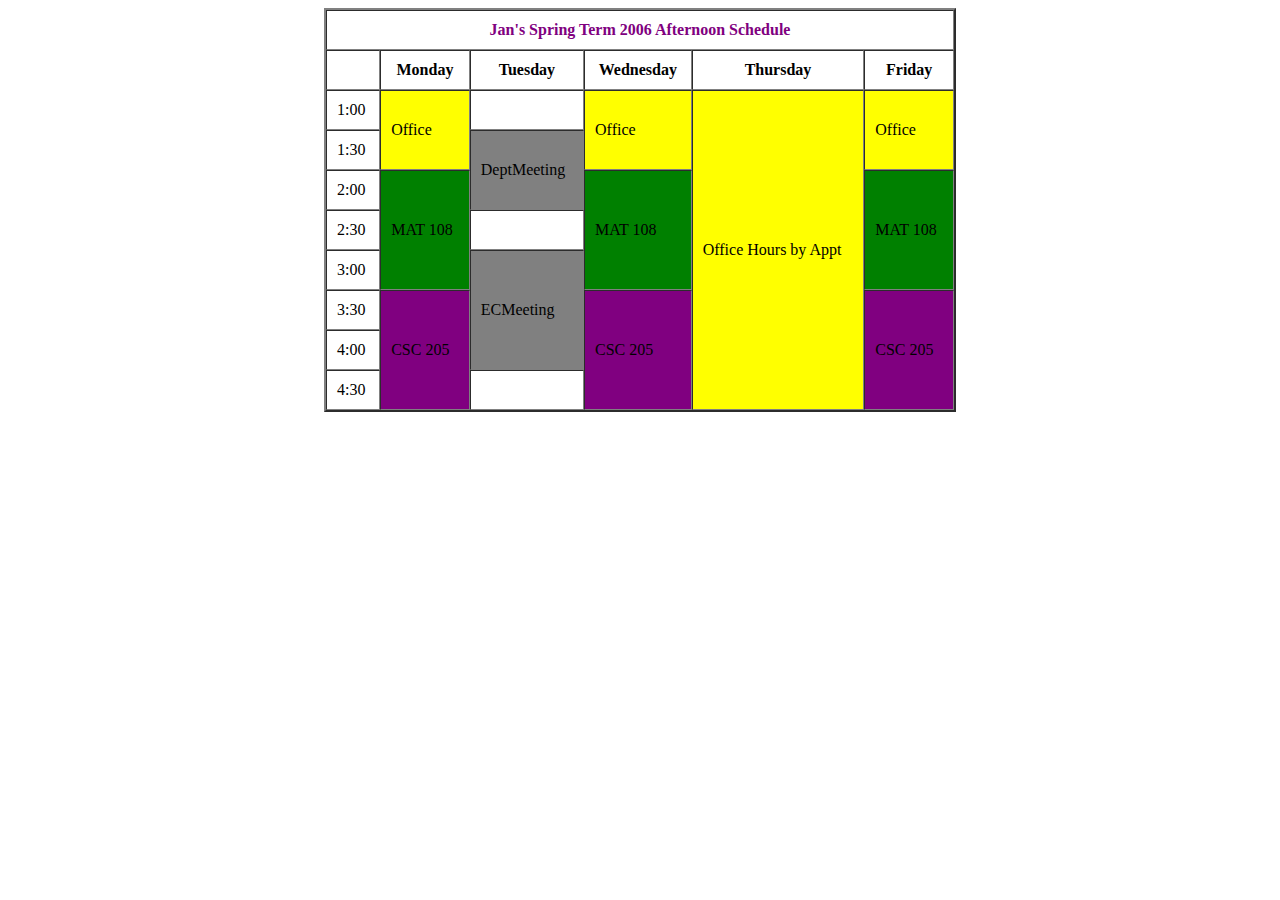
<file: index.html>
<!DOCTYPE html>
<html dir="ltr" lang="en">
   <head>
    <meta charset="UTF-8">
    <meta name="viewport" content="width=device-width, initial-scale=1.0">
    <link rel="icon" type="image/png" href="icon.png">
    <meta name="keywords" content="hello, test, web, design">
    <meta name="description" content="hello from my site">
    <meta name="author" content="miran baradei">
    <title>session one</title>
</head>
<body>
    <table border="2" cellspacing="0" cellpadding="10" width="50%" align="center">
        <thead>
            <tr>
               <th colspan="6"  style="color:purple">Jan's Spring Term 2006 Afternoon Schedule</th>
                
            </tr>
          
            <tr>
                <th></th>
                <th>Monday</th>
                <th>Tuesday</th>
                <th>Wednesday</th>
                <th>Thursday</th>
                <th>Friday</th>
            </tr>
        </thead>
        <tbody>
        <tr>
            <td>1:00</td>
            <td rowspan="2" bgcolor="yellow">Office</td>
            <td></td>
            <td rowspan="2" bgcolor="yellow">Office</td>
            <td rowspan="8" bgcolor="yellow">Office Hours by Appt</td>
            <td rowspan="2" bgcolor="yellow">Office</td>
        </tr>
        <tr>
            <td>1:30</td>
            <td rowspan="2" bgcolor="grey">DeptMeeting</td>
        </tr>
        <tr>
            <td>2:00</td>
            <td rowspan="3" bgcolor="green">MAT 108</td>
            <td rowspan="3" bgcolor="green">MAT 108</td>
            <td rowspan="3" bgcolor="green">MAT 108</td>
        </tr>
        <tr>
            <td>2:30</td>
            <td></td>

        </tr>
        <tr>
            <td>3:00</td>
            <td rowspan="3" bgcolor="grey">ECMeeting</td>
        </tr>
        <tr>
            <td>3:30</td>
            <td rowspan="3" bgcolor="purple">CSC 205</td>
            <td rowspan="3" bgcolor="purple">CSC 205</td>
            <td rowspan="3" bgcolor="purple">CSC 205</td>
        </tr>
        <tr>
            <td>4:00</td>
            
        </tr>
        <tr>
            <td>4:30</td>
            <td></td>
        
        </tr>

        </tbody>
        </body>
        </html>
</file>
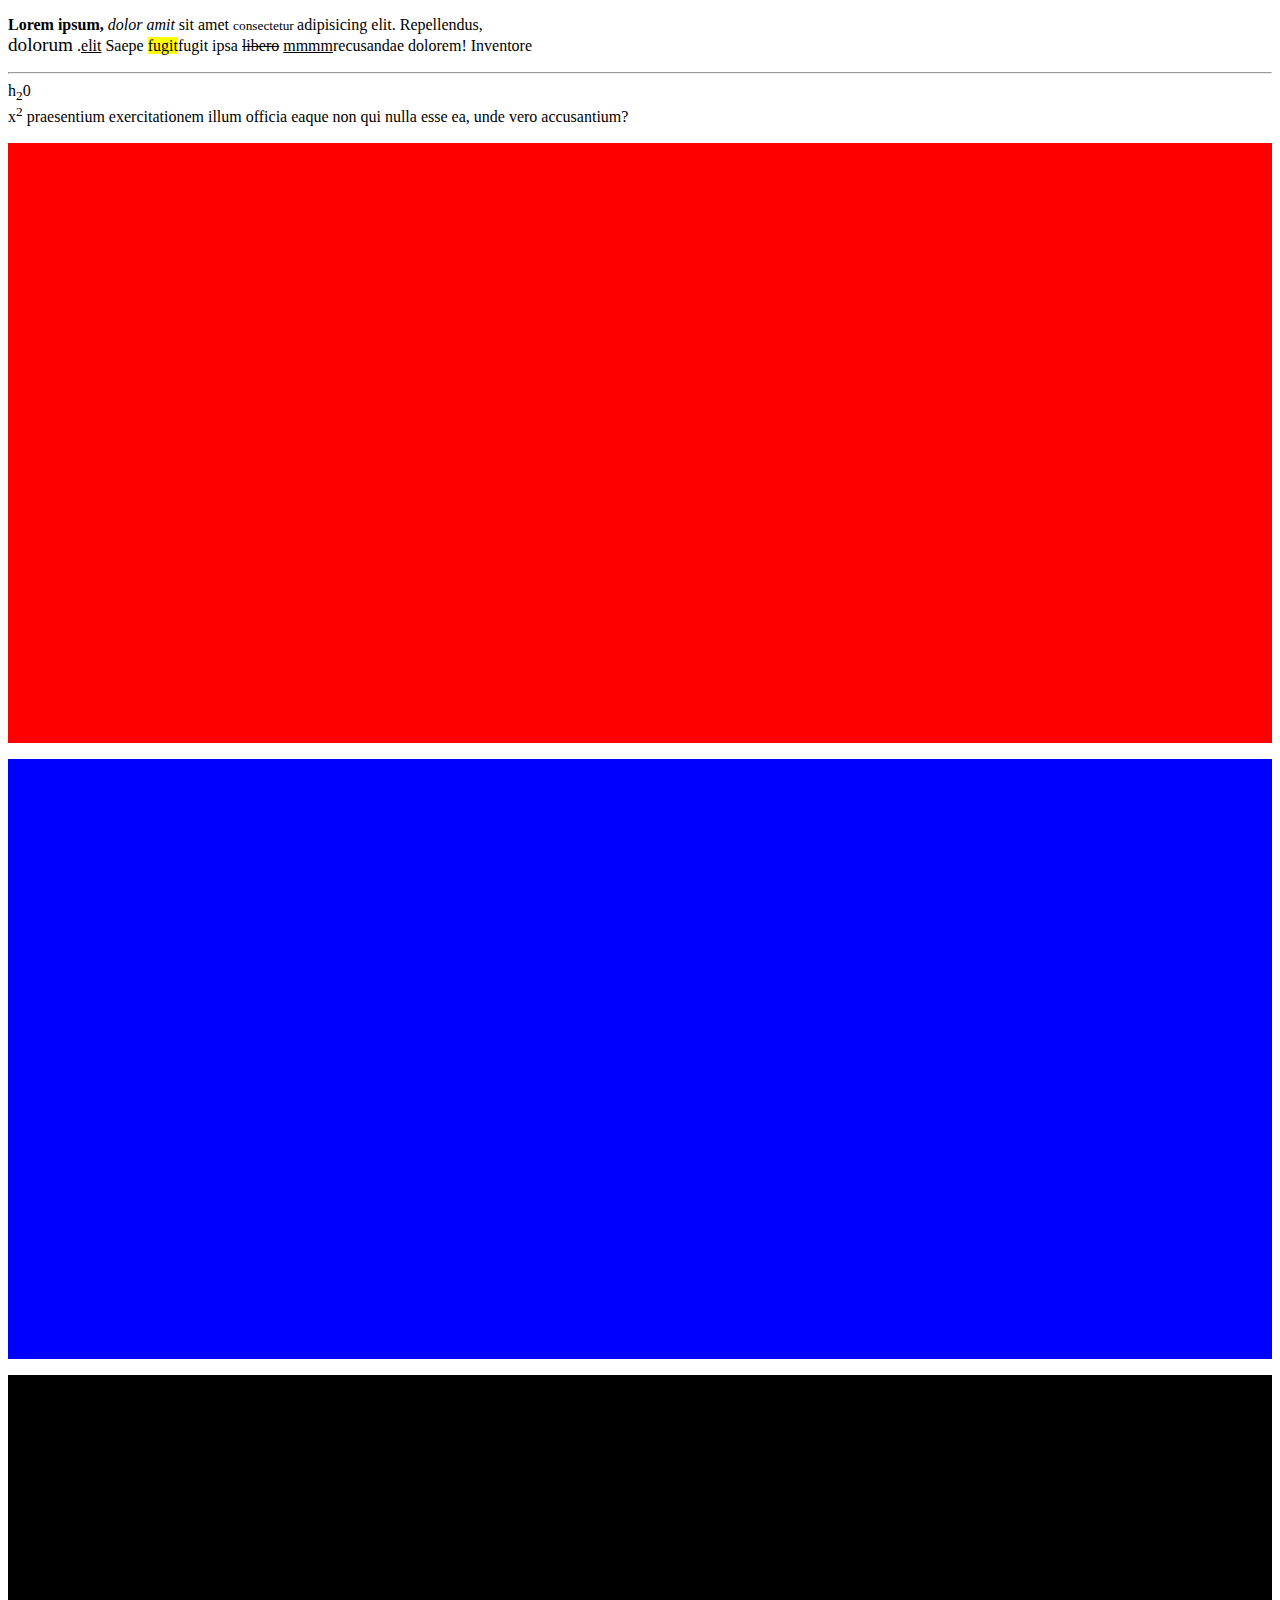
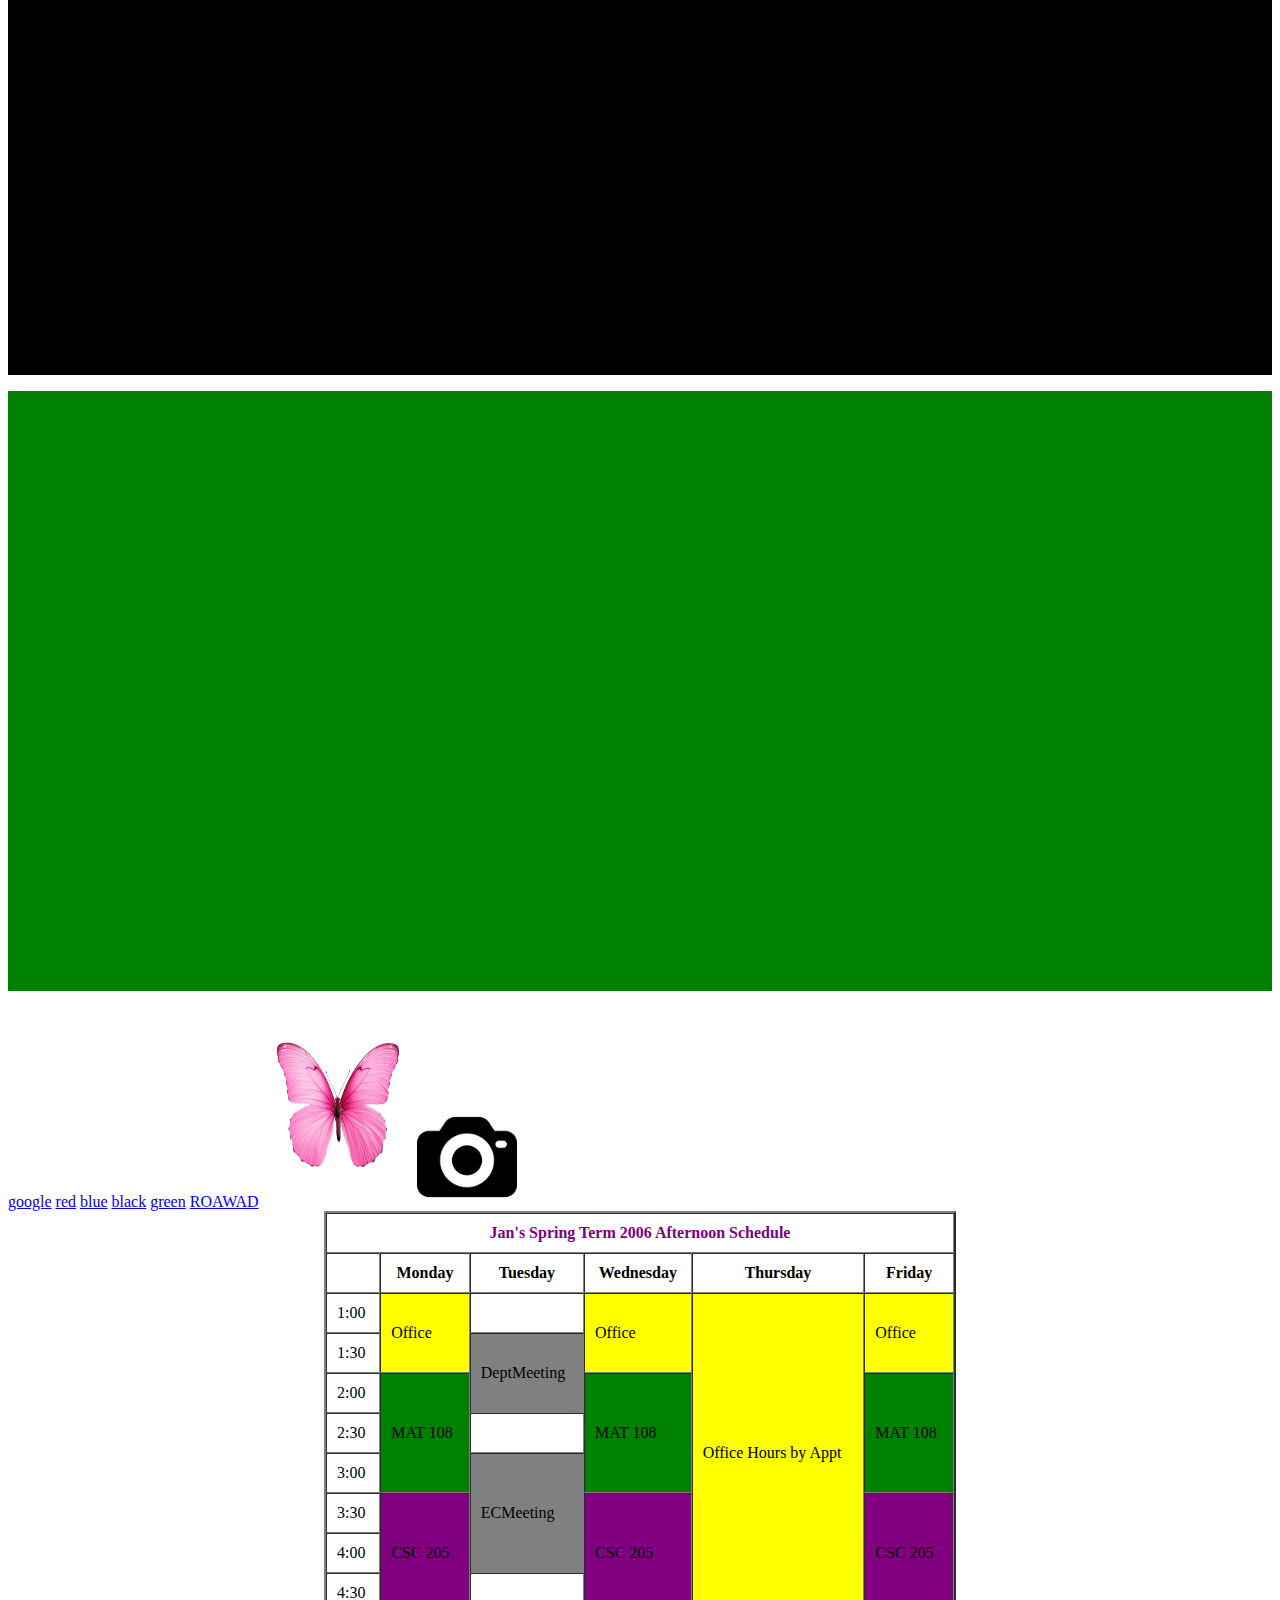
<file: nti.html>
<!DOCTYPE html>
<html dir="ltr" lang="en">
   <head>
    <meta charset="UTF-8">
    <meta name="viewport" content="width=device-width, initial-scale=1.0">
    <link rel="icon" type="image/png" href="icon.png">
    <meta name="keywords" content="hello, test, web, design">
    <meta name="description" content="hello from my site">
    <meta name="author" content="miran baradei">
    <title>session one</title>
</head>
<body>
    <p>
      <b> Lorem</b> <strong>ipsum,</strong> <i>dolor</i> <em>amit</em> sit amet <small>consectetur </small>adipisicing elit. Repellendus,
      <br> <big>dolorum</big> .<u>elit</u> Saepe  <mark>fugit</mark>fugit ipsa <del>libero</del> <ins>mmmm</ins>recusandae dolorem! Inventore
       <hr>
       h<sub>2</sub>0
    </br>
       x<sup>2</sup>
        praesentium exercitationem illum 
       officia eaque non qui nulla esse ea, unde vero accusantium?
    </p>
    <p style="background-color: red ;height: 600px;"id="red"></p>
    <p style="background-color: blue ;height: 600px;"id="blue"></p>
    <p style="background-color: black ;height: 600px;"id="black"></p>
    <p style="background-color: green ;height: 600px;"id="green"></p>

   <!-- <parent,self,blank,top -->
    <a href="https://www.google.com" target="_blank" >google</a>
    <a href="#red">red</a>
    <a href="#blue">blue</a>
    <a href="#black">black</a>
    <a href="#green">green</a>
 <a href="../../web-apps/rowad/nti.html">ROAWAD</a> 
 <img src="img.png"  width="150" height="200" alt="test" title="test">
 <a href="https://www,google.com" target="_blank">
    <img src="icon.png" width="100"   title="lama ados ywdyny 3al google ">
 </a>

    <table border="2" cellspacing="0" cellpadding="10" width="50%" align="center">
        <thead>
            <tr>
               <th colspan="6"  style="color:purple">Jan's Spring Term 2006 Afternoon Schedule</th>
                
            </tr>
          
            <tr>
                <th></th>
                <th>Monday</th>
                <th>Tuesday</th>
                <th>Wednesday</th>
                <th>Thursday</th>
                <th>Friday</th>
            </tr>
        </thead>
        <tbody>
        <tr>
            <td>1:00</td>
            <td rowspan="2" bgcolor="yellow">Office</td>
            <td></td>
            <td rowspan="2" bgcolor="yellow">Office</td>
            <td rowspan="8" bgcolor="yellow">Office Hours by Appt</td>
            <td rowspan="2" bgcolor="yellow">Office</td>
        </tr>
        <tr>
            <td>1:30</td>
            <td rowspan="2" bgcolor="grey">DeptMeeting</td>
        </tr>
        <tr>
            <td>2:00</td>
            <td rowspan="3" bgcolor="green">MAT 108</td>
            <td rowspan="3" bgcolor="green">MAT 108</td>
            <td rowspan="3" bgcolor="green">MAT 108</td>
        </tr>
        <tr>
            <td>2:30</td>
            <td></td>

        </tr>
        <tr>
            <td>3:00</td>
            <td rowspan="3" bgcolor="grey">ECMeeting</td>
        </tr>
        <tr>
            <td>3:30</td>
            <td rowspan="3" bgcolor="purple">CSC 205</td>
            <td rowspan="3" bgcolor="purple">CSC 205</td>
            <td rowspan="3" bgcolor="purple">CSC 205</td>
        </tr>
        <tr>
            <td>4:00</td>
            
        </tr>
        <tr>
            <td>4:30</td>
            <td></td>
        
        </tr>

        </tbody>
        

</body>
</html>
</file>
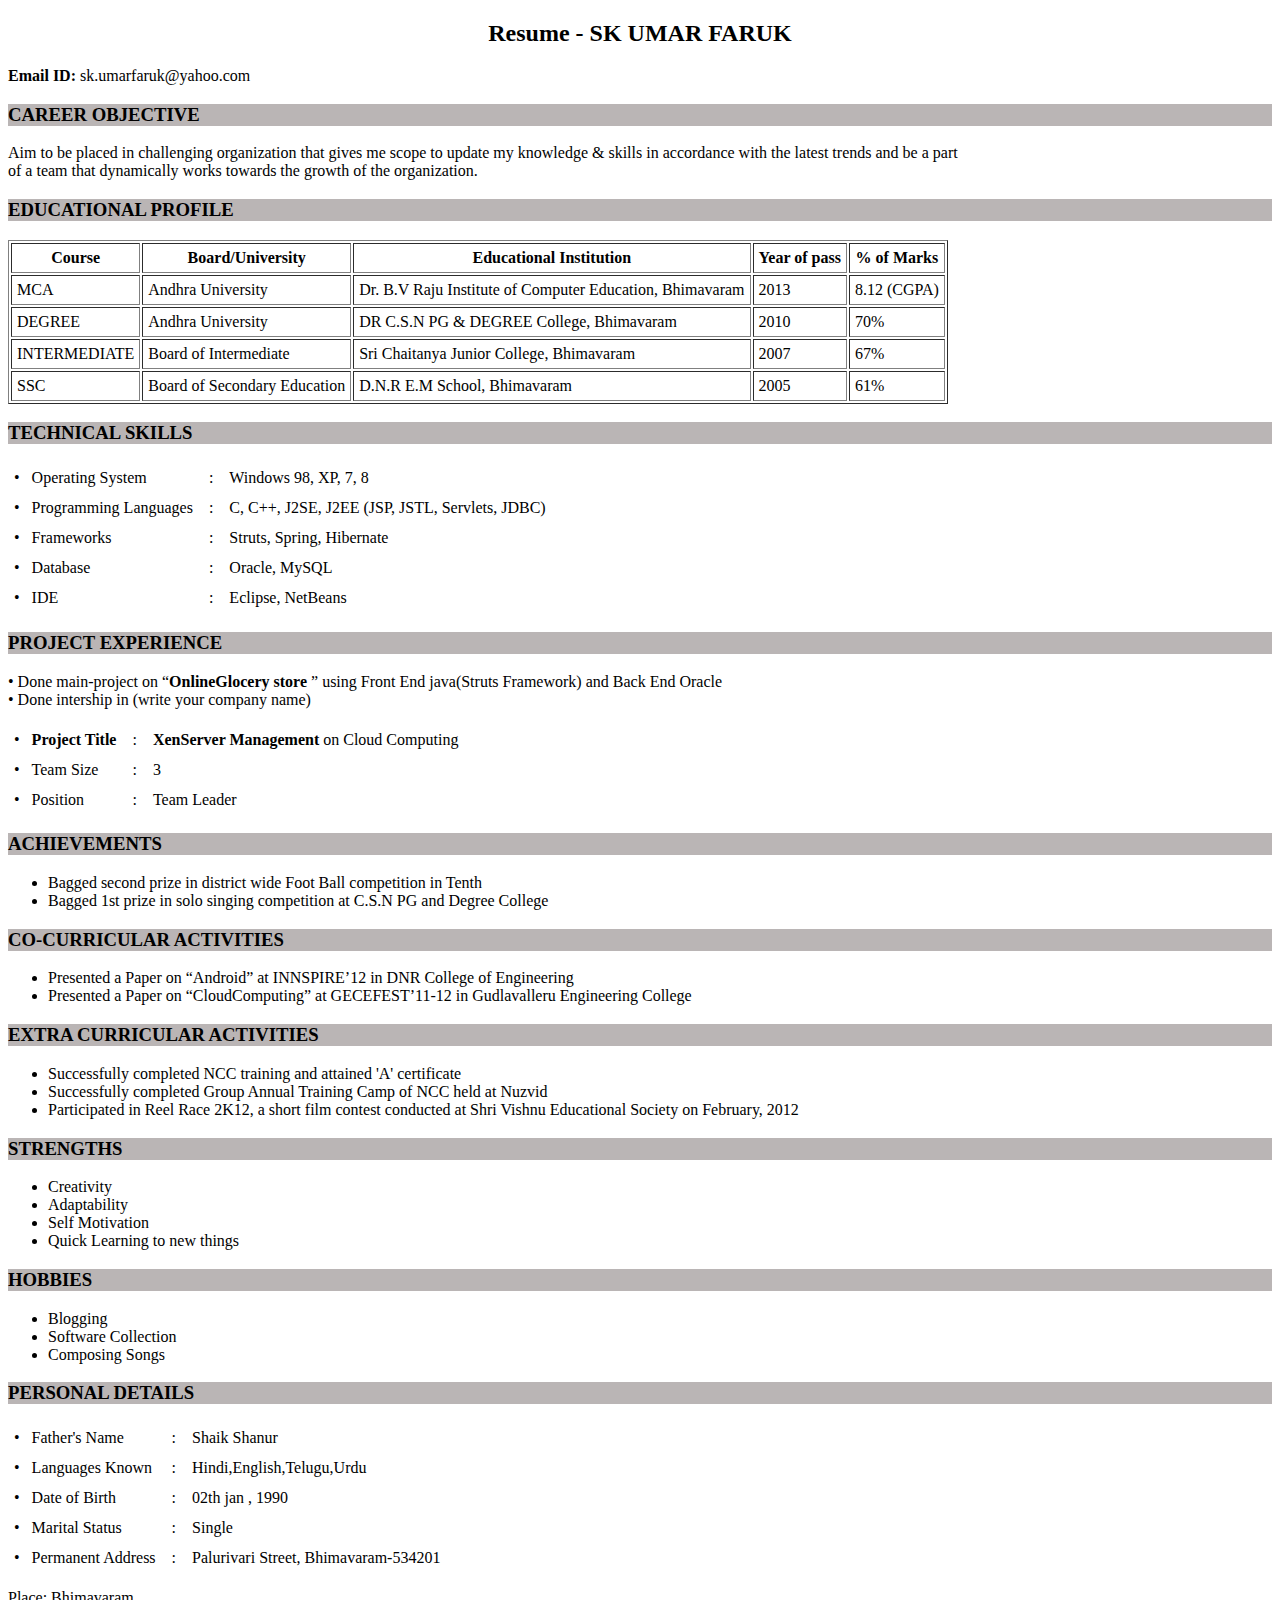
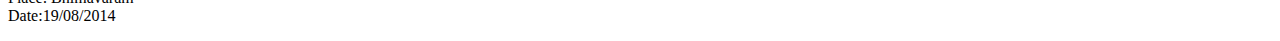
<file: test.html>
<!DOCTYPE html>
<html dir="ltr" lang="en">
   <head>
    <meta charset="UTF-8">
    <meta name="viewport" content="width=device-width, initial-scale=1.0">
    <link rel="icon" type="image/png" href="icon.png">
    <meta name="keywords" content="hello, test, web, design">
    <meta name="description" content="hello from my site">
    <meta name="author" content="miran baradei">
    <title>Resume - SK UMAR FARUK</title>
</head>
<h2 style="text-align: center;">Resume - SK UMAR FARUK</h2>
   
   
    <p><strong>Email ID:</strong> sk.umarfaruk@yahoo.com</p>

    <h3 style="background-color:  rgb(186, 181, 181) ;" >CAREER OBJECTIVE</h3>
    <p>
         Aim to be placed in  challenging organization that gives me scope to update my knowledge & skills in accordance with the latest trends and be a part <BR> of a team that dynamically works towards the growth of the organization.
    </p>

    <h3 style="background-color:  rgb(186, 181, 181) ;">EDUCATIONAL PROFILE</h3>
    <table border="1" cellpadding="5">
        <thead>
        <tr>
            <th>Course</th>
            <th>Board/University</th>
            <th>Educational Institution</th>
            <th>Year of pass</th>
            <th>% of Marks</th>
        </tr>
        
    </thead>
    <tbody>
        <tr>
            <td>MCA</td>
            <td>Andhra University</td>
            <td>Dr. B.V Raju Institute of Computer Education, Bhimavaram</td>
            <td>2013</td>
            <td>8.12 (CGPA)</td>
        </tr>
        
        <tr>
            <td>DEGREE</td>
            <td>Andhra University</td>
            <td>DR C.S.N PG & DEGREE College, Bhimavaram</td>
            <td>2010</td>
            <td>70%</td>
        </tr>
        <tr>
            <td>INTERMEDIATE</td>
            <td>Board of Intermediate</td>
            <td>Sri Chaitanya Junior College, Bhimavaram</td>
            <td>2007</td>
            <td>67%</td>
        </tr>
        <tr>
            <td>SSC</td>
            <td>Board of Secondary Education</td>
            <td>D.N.R E.M School, Bhimavaram</td>
            <td>2005</td>
            <td>61%</td>
        </tr>
        </tbody>
    </table>

    <h3 style="background-color:  rgb(186, 181, 181) ;">TECHNICAL SKILLS</h3>
    <table border="0" cellpadding="6" cellspacing="0">
  <tbody>

    <tr>
      <td>•</td>
      <td>Operating System </td>
      <td style="padding: 0 10px ;">           :</td>
      <td>  Windows 98, XP, 7, 8</td>
    </tr>

    <tr>
      <td>•</td>
      <td >Programming Languages</td>
      <td style="padding: 0 10px; ">:</td>
      <td>C, C++, J2SE, J2EE (JSP, JSTL, Servlets, JDBC)</td>
    </tr>
    <tr>
      <td>•</td>
      <td>Frameworks</td>
      <td style="padding: 0 10px;">:</td>
      <td>Struts, Spring, Hibernate</td>
    </tr>
    <tr>
      <td>•</td>
      <td>Database</td>
      <td style="padding: 0 10px;">:</td>
      <td>Oracle, MySQL</td>
    </tr>
    <tr>
      <td>•</td>
      <td>IDE</td>
      <td style="padding: 0 10px;">:</td>
      <td>Eclipse, NetBeans</td>
    </tr>
  </tbody>
</table>

    
        
 <h3 style="background-color:  rgb(186, 181, 181) ;">PROJECT EXPERIENCE</h3>
 <tr>
    <p>• Done main-project on <q><strong>OnlineGlocery store </strong></q> using Front End java(Struts Framework) and Back End Oracle<br>
      • Done intership in (write your company name)
    </p>
     

        
    <table border="0" cellpadding="6" cellspacing="0">
    <tbody>
    <tr>
      <td>•</td>
      <td colspan="2"><strong>Project Title</strong></td>
      <td style="padding: 0 10px;">:</td>
      <td><strong>XenServer Management </strong> on Cloud Computing</td>
    </tr>
    <tr>
      <td>•</td>
      <td colspan="2">Team Size</td>
      <td style="padding: 0 10px;">:</td>
      <td>3</td>
    </tr>
    <tr>
      <td>•</td>
      <td colspan="2">Position</td>
      <td style="padding: 0 10px;">:</td>
      <td>Team Leader</td>
    </tr>
  </tbody>
</table>


    <h3 style="background-color: rgb(186, 181, 181) ;">ACHIEVEMENTS</h3>
    <ul>
        <li>Bagged second prize in district wide Foot Ball competition in Tenth</li>
        <li>Bagged 1st prize in solo singing competition at C.S.N PG and Degree College</li>
    </ul>

    <h3 style="background-color: rgb(186, 181, 181) ;">CO-CURRICULAR ACTIVITIES</h3>
    <ul>
        <li>Presented a Paper on “Android” at INNSPIRE’12 in DNR College of Engineering</li>
        <li>Presented a Paper on “CloudComputing” at GECEFEST’11-12 in Gudlavalleru Engineering College</li>
    </ul>

    <h3 style="background-color: rgb(186, 181, 181) ;">EXTRA CURRICULAR ACTIVITIES</h3>
    <ul>
        <li>Successfully completed NCC training and attained 'A' certificate</li>
        <li>Successfully completed Group Annual Training Camp of NCC held at Nuzvid</li>
        <li>Participated in Reel Race 2K12, a short film contest conducted at Shri Vishnu Educational Society on February, 2012</li>
    </ul>

    <h3 style="background-color: rgb(186, 181, 181) ;">STRENGTHS</h3>
    <ul>
        <li>Creativity</li>
        <li>Adaptability</li>
        <li>Self Motivation</li>
        <li>Quick Learning to new things</li>
        </ul>
<h3 style="background-color: rgb(186, 181, 181) ;">HOBBIES</h3>

    <ul>
        <li>Blogging</li>
        <li>Software Collection</li>
        <li>Composing Songs</li>
    </ul>
     <h3 style="background-color: rgb(186, 181, 181) ;">PERSONAL DETAILS </h3>
     <table border="0" cellpadding="6" cellspacing="0">
  <tbody>
    <tr>
      <td>•</td>
      <td>Father's Name</td>
      <td style="padding: 0 10px;">:</td>
      <td>Shaik Shanur</td>
    </tr>
    <tr>
      <td>•</td>
      <td>Languages Known</td>
      <td style="padding: 0 10px;">:</td>
      <td>Hindi,English,Telugu,Urdu</td>
    </tr>
    <tr>
      <td>•</td>
      <td>Date of Birth</td>
      <td style="padding: 0 10px;">:</td>
      <td>02th jan , 1990</td>
    </tr>
    <tr>
      <td>•</td>
      <td>Marital Status</td>
      <td style="padding: 0 10px;">:</td>
      <td>Single</td>
    </tr>
    <tr>
      <td>•</td>
      <td>Permanent Address</td>
      <td style="padding: 0 10px;">:</td>
      <td>Palurivari Street, Bhimavaram-534201</td>
    </tr>
  </tbody>
</table>

 
  <p>Place: Bhimavaram<br>
     Date:19/08/2014
  </p>


</body>
</html>
</file>
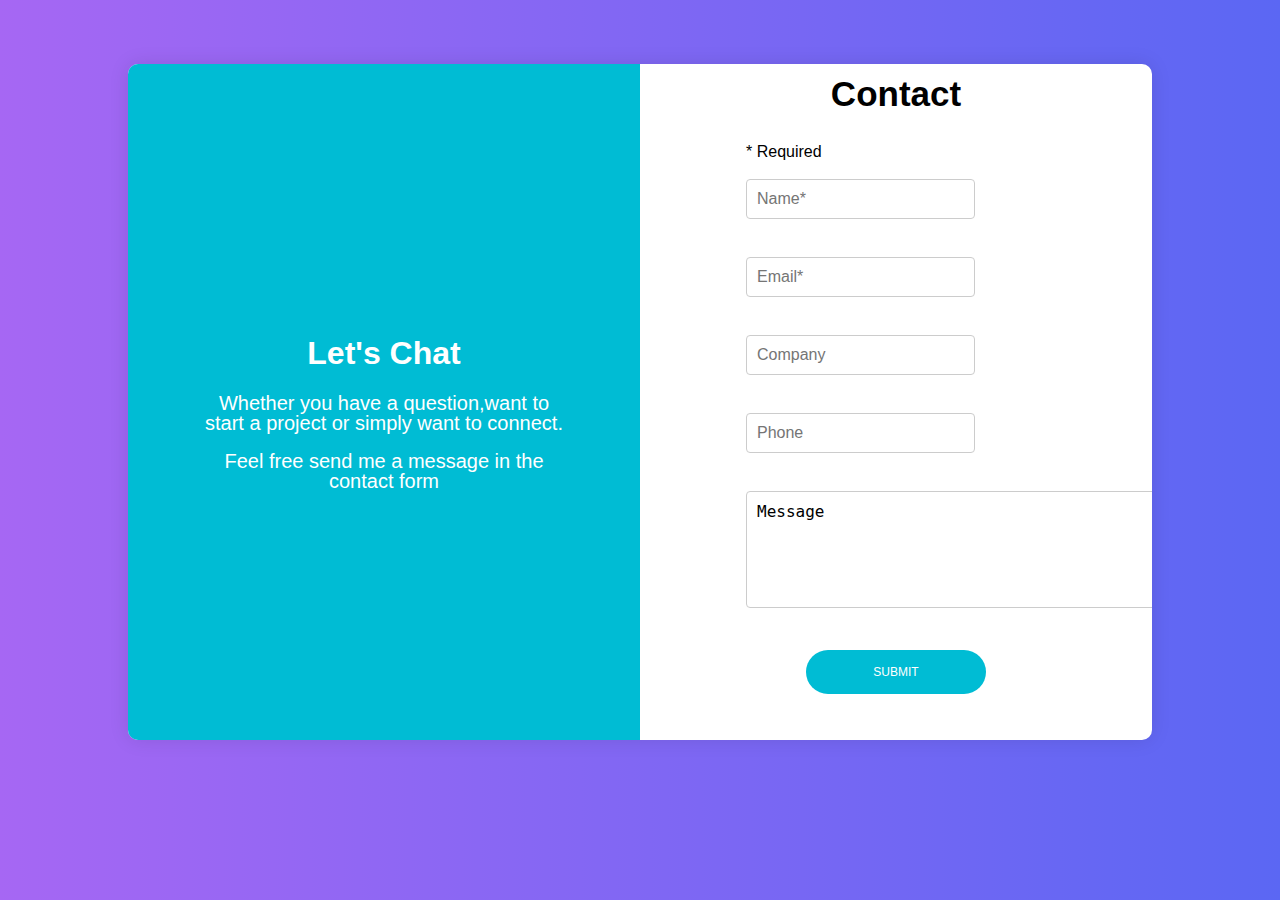
<file: week3.html>
<!DOCTYPE html>
<html dir="ltr" lang="en">
   <head>
    <meta charset="UTF-8">
    <meta name="viewport" content="width=device-width, initial-scale=1.0">
    <link rel="icon" type="image/png" href="icon.png">
    <meta name="keywords" content="hello, test, web, design">
    <meta name="description" content="hello from my site">
    <meta name="author" content="miran baradei">
    <title>session three</title>
    <link rel="stylesheet" href="week3.css">
</head>
<body>
 <session class="container">
    
     <div class="left-s">
        <h1 style="text-align: center;">Let's Chat</h1>
        <p style="font-size: 20px;">
            Whether you have a question,want to <br>
            start a project or simply want to connect.
        </p><br>
        <p style="font-size: 20px;">
            Feel free send me a message in the <br> contact form

        </p>
        

    </div>
   
        <div class="right-s">
        <h2 style="text-align: center ; font-size: 35px ; font-weight: bolder;">Contact</h2>
        <form >
            <label>* Required</label><br><br>
           
            <input type="text" placeholder="Name*"><br><br>
            <input type="email" placeholder="Email*"><br><br>
            <input type="text" placeholder="Company"><br><br>
            <input type="tel"  placeholder="Phone"><br><br>
            <textarea rows="5" cols="40" >Message</textarea><br><br>
            <button   type="submit">SUBMIT</button><br><br>
        </form>


    </div>

   
    
 </session>


</body>
</html>
</file>
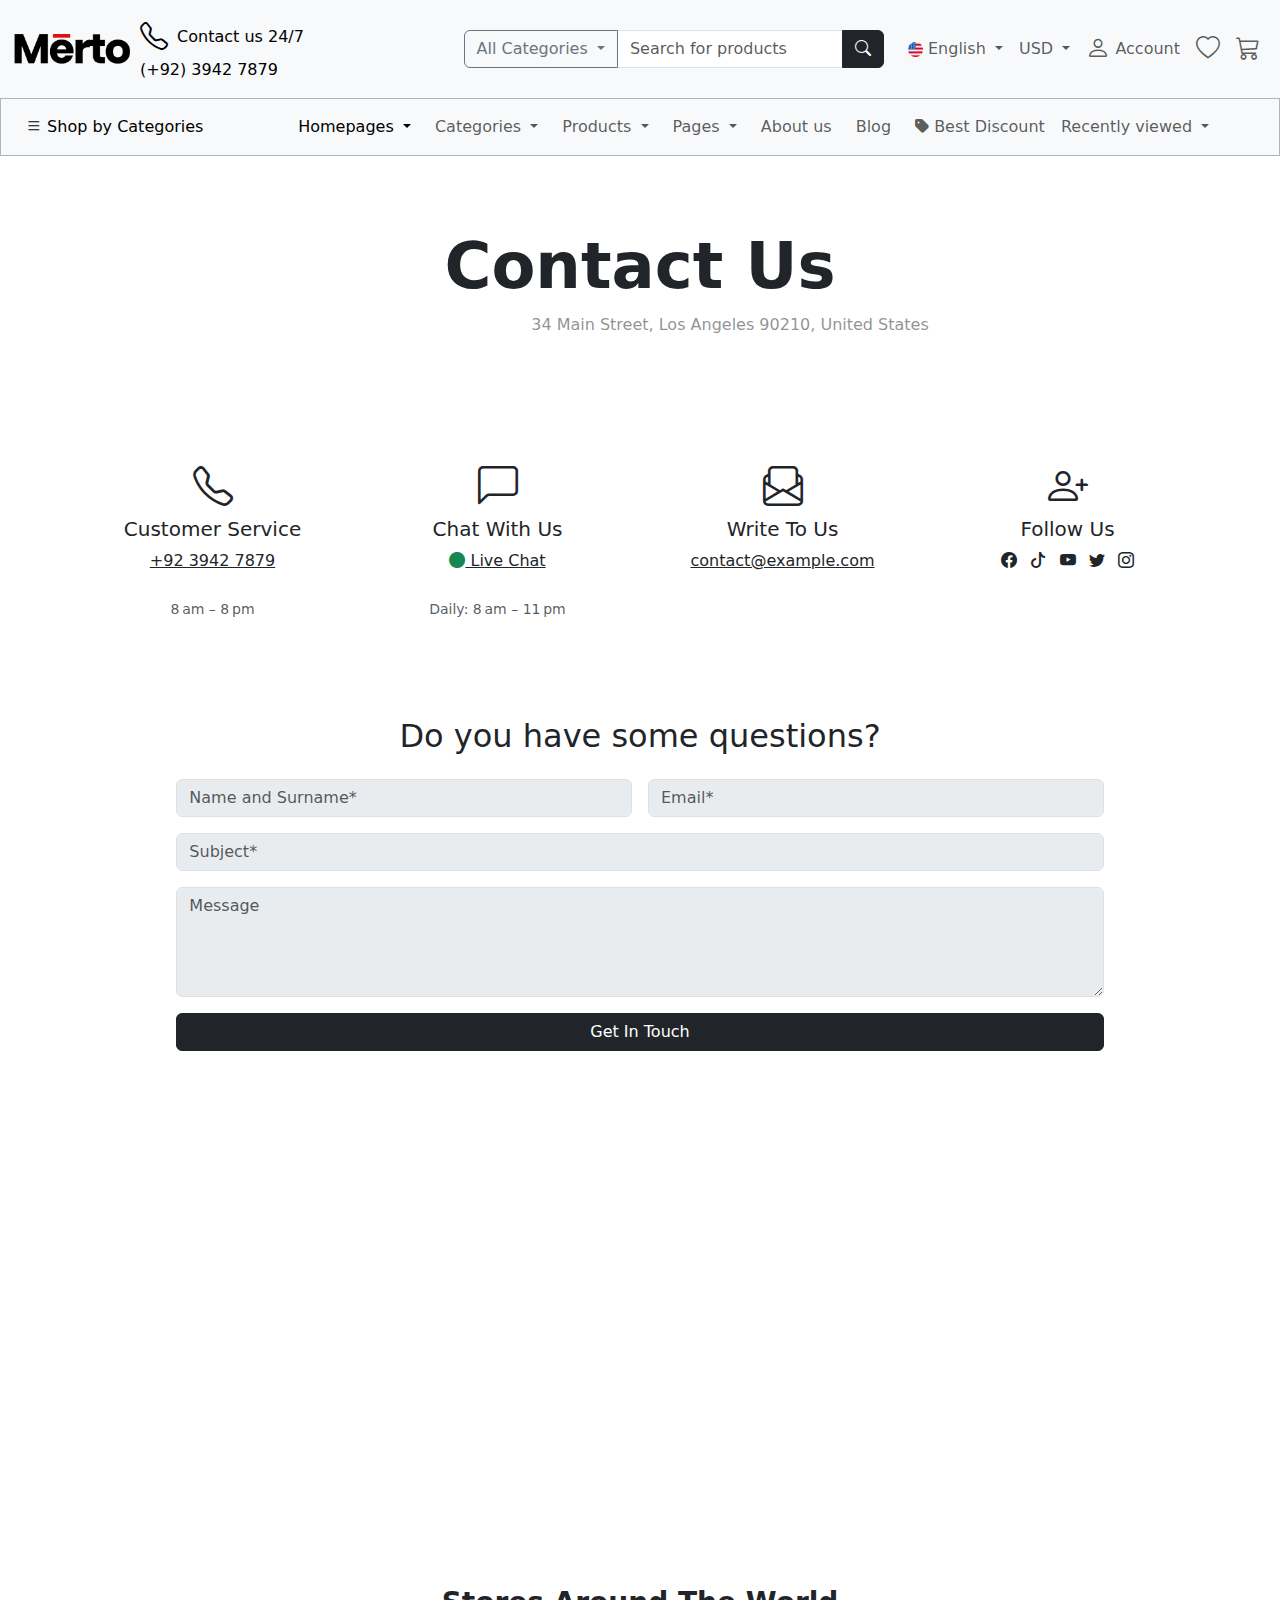
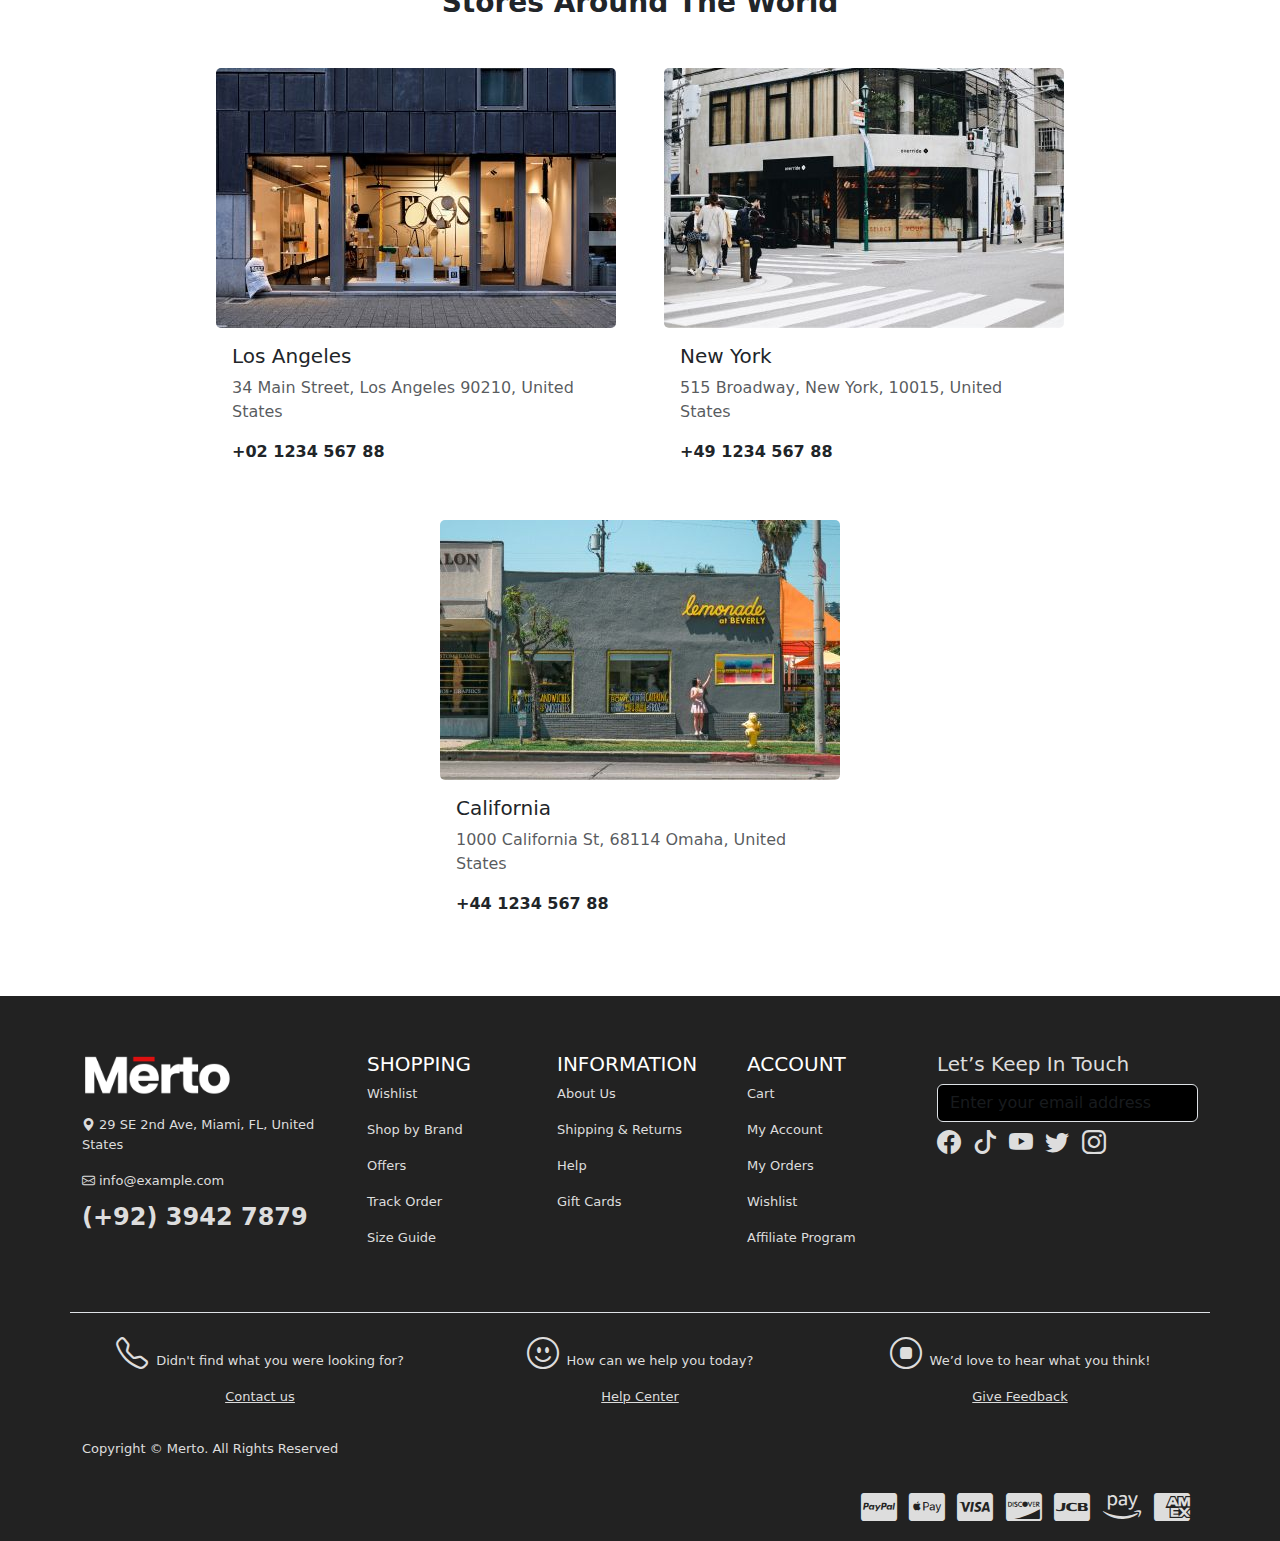
<file: E-commerence web/webC.html>
<!DOCTYPE html>
<html lang="en">
<head>
  <meta charset="UTF-8" />
  <meta name="viewport" content="width=device-width, initial-scale=1.0"/>
  <title>Contact Us – Merto</title>
  <link rel="icon" type="image/png" href="img/shopping-cart.png">
  <link rel="stylesheet" href="https://cdnjs.cloudflare.com/ajax/libs/font-awesome/6.5.0/css/all.min.css" />
  <link href="https://cdn.jsdelivr.net/npm/bootstrap@5.3.7/dist/css/bootstrap.min.css" rel="stylesheet" />
  <link href="https://cdn.jsdelivr.net/npm/bootstrap-icons@1.10.5/font/bootstrap-icons.css" rel="stylesheet">
  <link rel="stylesheet" href="css\webc.css">

</head>
<body>
<nav class="navbar navbar-expand-lg bg-body-tertiary">
  <div class="container-fluid">
    <a href="#"><img src="img/logo.png" alt="Logo" style="width: 120px;"></a>

    <button class="navbar-toggler" type="button" data-bs-toggle="collapse"
      data-bs-target="#navbarSupportedContent" aria-controls="navbarSupportedContent"
      aria-expanded="false" aria-label="Toggle navigation">
      <span class="navbar-toggler-icon"></span>
    </button>

    <div class="collapse navbar-collapse align-items-center" id="navbarSupportedContent">
      <ul class="navbar-nav me-auto mb-2 mb-lg-0 align-items-center">
        <li class="nav-item">
          <a class="nav-link active" aria-current="page" href="#">
            <i class="bi bi-telephone fs-3 me-1"></i> Contact us 24/7 <br>(+92) 3942 7879
          </a>
        </li>
      </ul>

    
      <div class="input-group w-auto me-3">
        <button class="btn btn-outline-secondary dropdown-toggle" type="button"
          data-bs-toggle="dropdown" aria-expanded="false">
          All Categories
        </button>
        <ul class="dropdown-menu">
          <li><a class="dropdown-item" href="#">Category 1</a></li>
          <li><a class="dropdown-item" href="#">Category 2</a></li>
          <li><a class="dropdown-item" href="#">Category 3</a></li>
        </ul>
        <input type="text" class="form-control" placeholder="Search for products">
        <button class="btn btn-dark" type="button">
          <i class="bi bi-search"></i>
        </button>
      </div>

    
      <ul class="navbar-nav align-items-center mb-2 mb-lg-0">
        <li class="nav-item">
          <a class="nav-link dropdown-toggle" href="#" role="button" data-bs-toggle="dropdown">
            <img src="img/usa.png" alt="USA" style="width: 15px;"> English
          </a>
        </li>

        <li class="nav-item">
          <a class="nav-link dropdown-toggle" href="#" role="button" data-bs-toggle="dropdown">
            USD
          </a>
        </li>

        <li class="nav-item">
          <a class="nav-link" href="#"><i class="bi bi-person fs-4"></i> Account</a>
        </li>

        <li class="nav-item">
          <a class="nav-link" href="#"><i class="bi bi-heart fs-4"></i></a>
        </li>

        <li class="nav-item">
          <a class="nav-link" href="#"><i class="bi bi-cart3 fs-4"></i></a>
        </li>
      </ul>
    </div>
  </div>
</nav>
<nav class="navbar navbar-expand-lg bg-body-tertiary border border-dark-subtle">
  <div class="container-fluid d-flex align-items-center">
    <a class="btn btn-light me-3" data-bs-toggle="offcanvas" href="#offcanvasExample" role="button" aria-controls="offcanvasExample">
      <i class="bi bi-list"></i> Shop by Categories
    </a>

    <div class="offcanvas offcanvas-start" tabindex="-1" id="offcanvasExample" aria-labelledby="offcanvasExampleLabel">
      <div class="offcanvas-header">
        <h5 class="offcanvas-title" id="offcanvasExampleLabel">Offcanvas</h5>
        <button type="button" class="btn-close text-reset" data-bs-dismiss="offcanvas" aria-label="Close"></button>
      </div>
    </div>

    <div class="collapse navbar-collapse" id="navbarNavDropdown">
      <ul class="navbar-nav">
        <li class="nav-item dropdown ms-2">
          <a class="nav-link active dropdown-toggle" href="#" role="button" data-bs-toggle="dropdown" aria-expanded="false">
            Homepages
          </a>
        </li>
        <li class="nav-item dropdown ms-2">
          <a class="nav-link dropdown-toggle" href="#" role="button" data-bs-toggle="dropdown" aria-expanded="false">
            Categories
          </a>
        </li>
        <li class="nav-item dropdown ms-2">
          <a class="nav-link dropdown-toggle" href="#" role="button" data-bs-toggle="dropdown" aria-expanded="false">
            Products
          </a>
        </li>
        <li class="nav-item dropdown ms-2">
          <a class="nav-link dropdown-toggle" href="#" role="button" data-bs-toggle="dropdown" aria-expanded="false">
            Pages
          </a>
        </li>
        <li class="nav-item ms-2">
          <a class="nav-link" href="#">About us</a>
        </li>
        <li class="nav-item ms-2">
          <a class="nav-link" href="#">Blog</a>
        </li>
        <li class="nav-item ms-2">
          <a class="nav-link" href="#"><i class="fa-solid fa-tag"></i> Best Discount</a>
        </li>
        <ul class="navbar-nav ms-auto">
        <li class="nav-item dropdown">
          <a class="nav-link dropdown-toggle" href="#" role="button" data-bs-toggle="dropdown" aria-expanded="false">
            Recently viewed
          </a>
        </li>
      </ul>
    </div>
  </div>
</nav>

<section class="hero text-center py-5 bg-white">
  <div class="container mx-auto m-4">
    <h1 class="display-3 fw-bold">Contact Us</h1>
    <p class=" lead text-muted fs-6  text-body-tertiary  ms-5 " style="width:75rem">34 Main Street, Los Angeles 90210, United States</p>
  </div>
</section>

<section class="contact-info py-5">
  <div class="container">
    <div class="row g-4 text-center">
      <div class="col-md-3">
        <i class="bi bi-telephone fs-1 mb-2"></i>
        <h5>Customer Service</h5>
        <a  class="text-dark"href="">+92 3942 7879</a><br><br>
        <small class="text-muted">8 am – 8 pm</small>
      </div>
      <div class="col-md-3">
        <i class="bi bi-chat-left fs-1 mb-2"></i>
        <h5>Chat With Us</h5>
        <a class="text-dark" href=""><i class="bi bi-circle-fill text-success"></i> Live Chat</a><br><br>
        <small class="text-muted">Daily: 8 am – 11 pm</small>
      </div>
      <div class="col-md-3">
        <i class="bi bi-envelope-paper fs-1 mb-2"></i>
        <h5>Write To Us</h5>
        <a class="text-dark" href="">contact@example.com</a>
      </div>
      <div class="col-md-3">
        <i class="bi bi-person-plus fs-1 mb-2"></i>
        <h5>Follow Us</h5>
        <p>
          <i class="bi bi-facebook me-2"></i>
          <i class="bi bi-tiktok me-2"></i>
          <i class="bi bi-youtube me-2"></i>
          <i class="bi bi-twitter me-2"></i>
          <i class="bi bi-instagram"></i>
        </p>
      </div>
    </div>
  </div>
</section>

<section class="form-section py-5">
  <div class="container">
    <h3 class="text-center mb-4 fs-2 bw-bold">Do you have some questions?</h3>
    <form class="row g-3 justify-content-center">
      <div class="col-md-5">
        <input type="text" class="form-control  bg-body-secondary" placeholder="Name and Surname*">
      </div>
      <div class="col-md-5">
        <input type="email" class="form-control bg-body-secondary" placeholder="Email*">
      </div>
      <div class="col-md-10">
        <input type="text" class="form-control bg-body-secondary" placeholder="Subject*">
      </div>
      <div class="col-md-10">
        <textarea class="form-control bg-body-secondary" rows="4" placeholder="Message"></textarea>
      </div>
      <div class="col-md-10 text-center d-grid">
        <button type="submit" class="btn btn-dark px-5 anim ">Get In Touch</button>
      </div>
    </form>
  </div>
</section>


<div class="map-container container">
  <iframe
    src="https://maps.google.com/maps?q=los%20angeles&t=m&z=14&output=embed"
    width="100%" height="400" style="border:0;" loading="lazy"
    allowfullscreen referrerpolicy="no-referrer-when-downgrade"
  ></iframe>
</div>

<section class="py-5">
  <div class="container">
    <h5 class="fs-3 text-center fw-bold mb-5">Stores Around The World</h5>
    <div class="row justify-content-center gap-4">
     
      <div class="col-md-auto">
        <div class="card border-0"  style="width: 25rem;">
          <img src="img/we.jpg" class="card-img-top" alt="Los Angeles">
          <div class="card-body">
            <h5 class="card-title">Los Angeles</h5>
            <p class="card-text text-muted">34 Main Street, Los Angeles 90210, United States</p>
            <p class="fw-bold">+02 1234 567 88</p>
          </div>
        </div>
      </div>
     
      <div class="col-md-auto">
        <div class="card border-0" style="width: 25rem;">
          <img src="img/about-3.jpg" class="card-img-top" alt="New York">
          <div class="card-body">
            <h5 class="card-title">New York</h5>
            <p class="card-text text-muted">515 Broadway, New York, 10015, United States</p>
            <p class="fw-bold">+49 1234 567 88</p>
          </div>
        </div>
      </div>
     
      <div class="col-md-auto">
        <div class="card border-0" style="width: 25rem;">
          <img src="img/about-4.jpg" class="card-img-top" alt="California">
          <div class="card-body">
            <h5 class="card-title">California</h5>
            <p class="card-text text-muted">1000 California St, 68114 Omaha, United States</p>
            <p class="fw-bold">+44 1234 567 88</p>
          </div>
        </div>
      </div>
    </div>
  </div>
</section>

<footer >
  <div class="container pt-4">
    <div class="row">
      <div class="col-md-3 mb-4">
        <img src="img/logofooter.png" alt="Logo" class="mb-3" style="max-width: 150px;">
        <p><i class="bi bi-geo-alt-fill me-1"></i>29 SE 2nd Ave, Miami, FL, United States</p>
        <p><i class="bi bi-envelope me-1"></i>info@example.com</p>
        <p class="fs-4 fw-bold">(+92) 3942 7879</p>
      </div>
      <div class="col-md-2 mb-4 footer-links">
        <h5>SHOPPING</h5>
        <p>Wishlist</p><p>Shop by Brand</p><p>Offers</p><p>Track Order</p><p>Size Guide</p>
      </div>
      <div class="col-md-2 mb-4 footer-links">
        <h5>INFORMATION</h5>
        <p>About Us</p><p>Shipping & Returns</p><p>Help</p><p>Gift Cards</p>
      </div>
      <div class="col-md-2 mb-4 footer-links">
        <h5>ACCOUNT</h5>
        <p>Cart</p><p>My Account</p><p>My Orders</p><p>Wishlist</p><p>Affiliate Program</p>
      </div>
      <div class="col-md-3 mb-4">
        <h5>Let’s Keep In Touch</h5>
        <input type="email" class="form-control mb-2" placeholder="Enter your email address" style="background:#000; color:#ddd;">
        <div>
          <i class="bi bi-facebook fs-4 me-2"></i>
          <i class="bi bi-tiktok fs-4 me-2"></i>
          <i class="bi bi-youtube fs-4 me-2"></i>
          <i class="bi bi-twitter fs-4 me-2"></i>
          <i class="bi bi-instagram fs-4"></i>
        </div>
      </div>
    </div>
    <div class="row text-center mt-4 pt-4 border-top">
      <div class="col-md-4 mb-3">
        <p><i class="bi bi-telephone fs-2 me-2"></i>Didn't find what you were looking for?</p>
        <a href="#">Contact us</a>
      </div>
      <div class="col-md-4 mb-3">
        <p><i class="bi bi-emoji-smile fs-2 me-2"></i>How can we help you today?</p>
        <a href="#">Help Center</a>
      </div>
      <div class="col-md-4 mb-3">
        <p><i class="bi bi-stop-circle fs-2 me-2"></i>We’d love to hear what you think!</p>
        <a href="#">Give Feedback</a>
      </div>
    </div>
    <div class=" py-3">
      <p>Copyright © Merto. All Rights Reserved</p>
      <div class="pt-3 mx-2 text-end">
        <i class="fa-brands fa-cc-paypal fs-2 me-2"></i>
        <i class="fa-brands fa-cc-apple-pay fs-2 me-2"></i>
        <i class="fa-brands fa-cc-visa fs-2 me-2"></i>
        <i class="fa-brands fa-cc-discover fs-2 me-2"></i>
        <i class="fa-brands fa-cc-jcb fs-2 me-2"></i>
        <i class="fa-brands fa-amazon-pay fs-2 me-2"></i>
        <i class="fab fa-cc-amex fs-2"></i>
      </div>
    </div>
  </div>
</footer>

<script src="https://cdn.jsdelivr.net/npm/bootstrap@5.3.7/dist/js/bootstrap.bundle.min.js"></script>
</body>
</html>
</file>
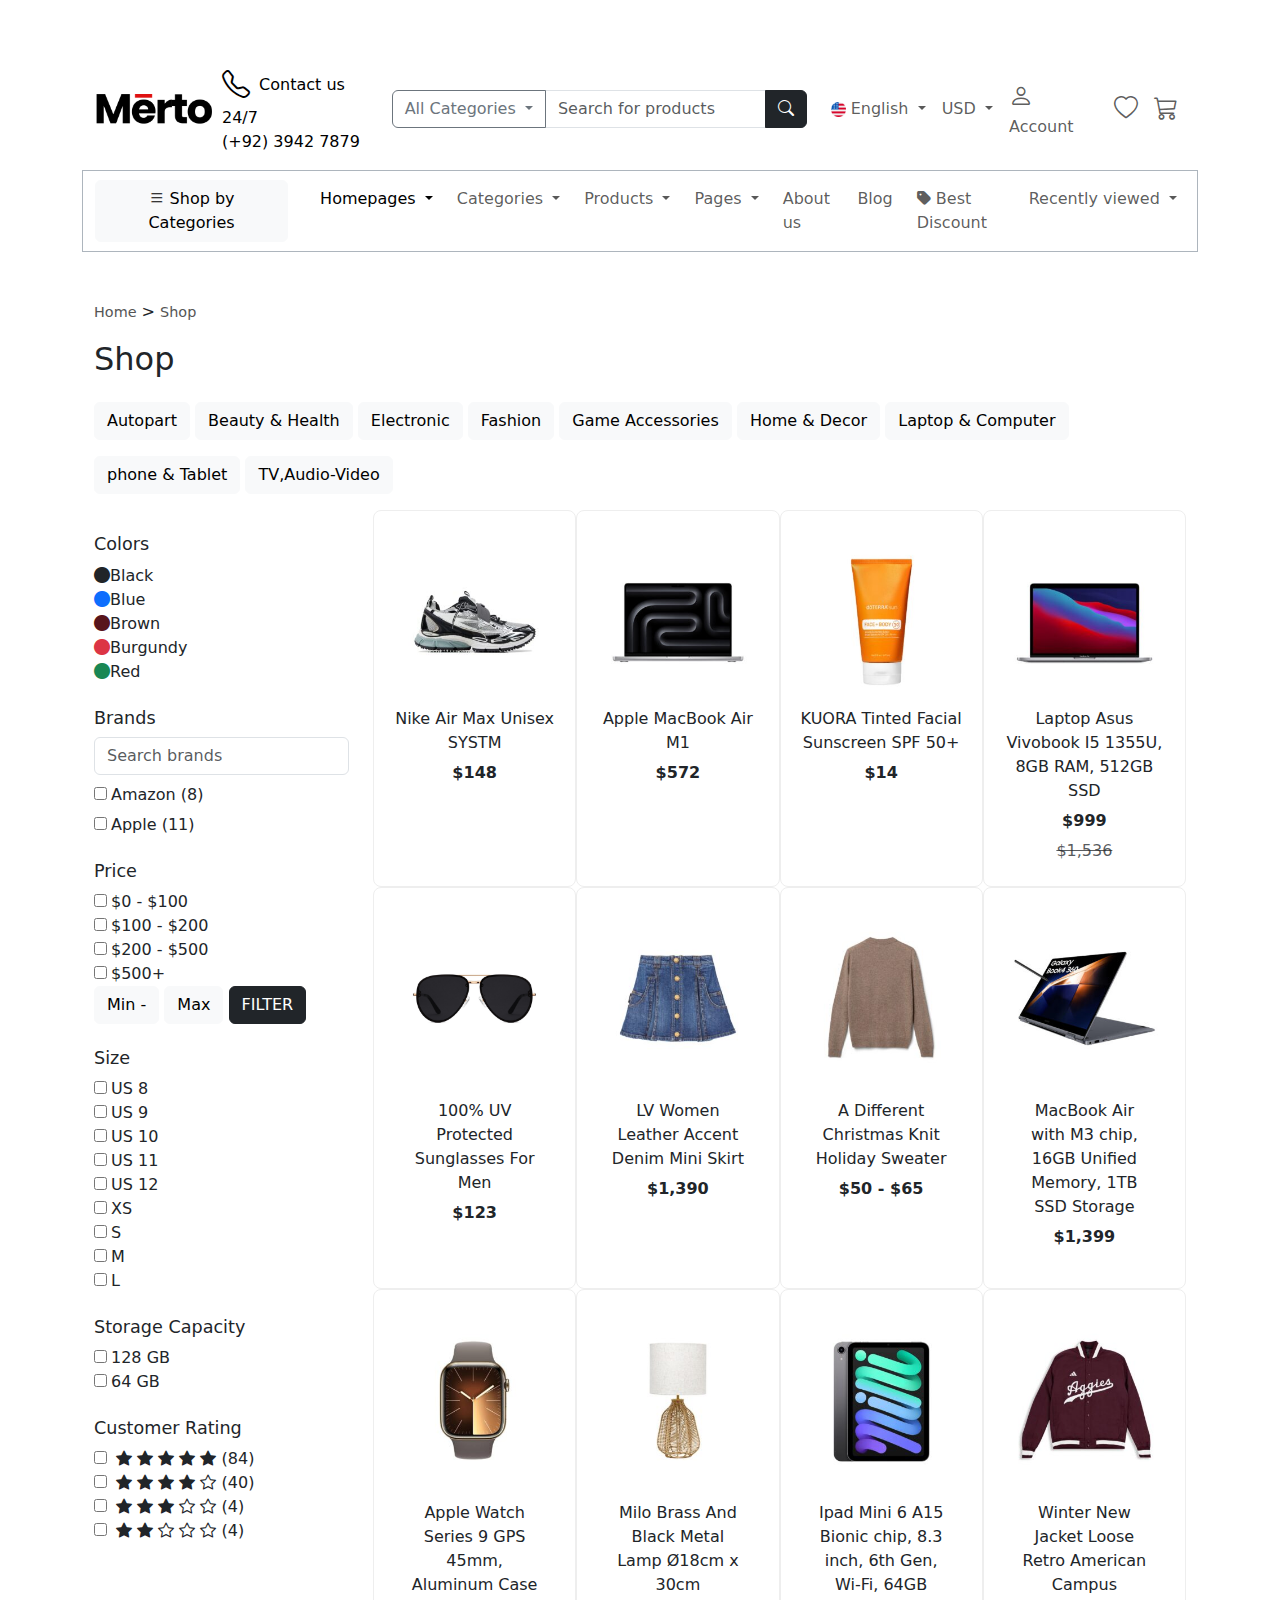
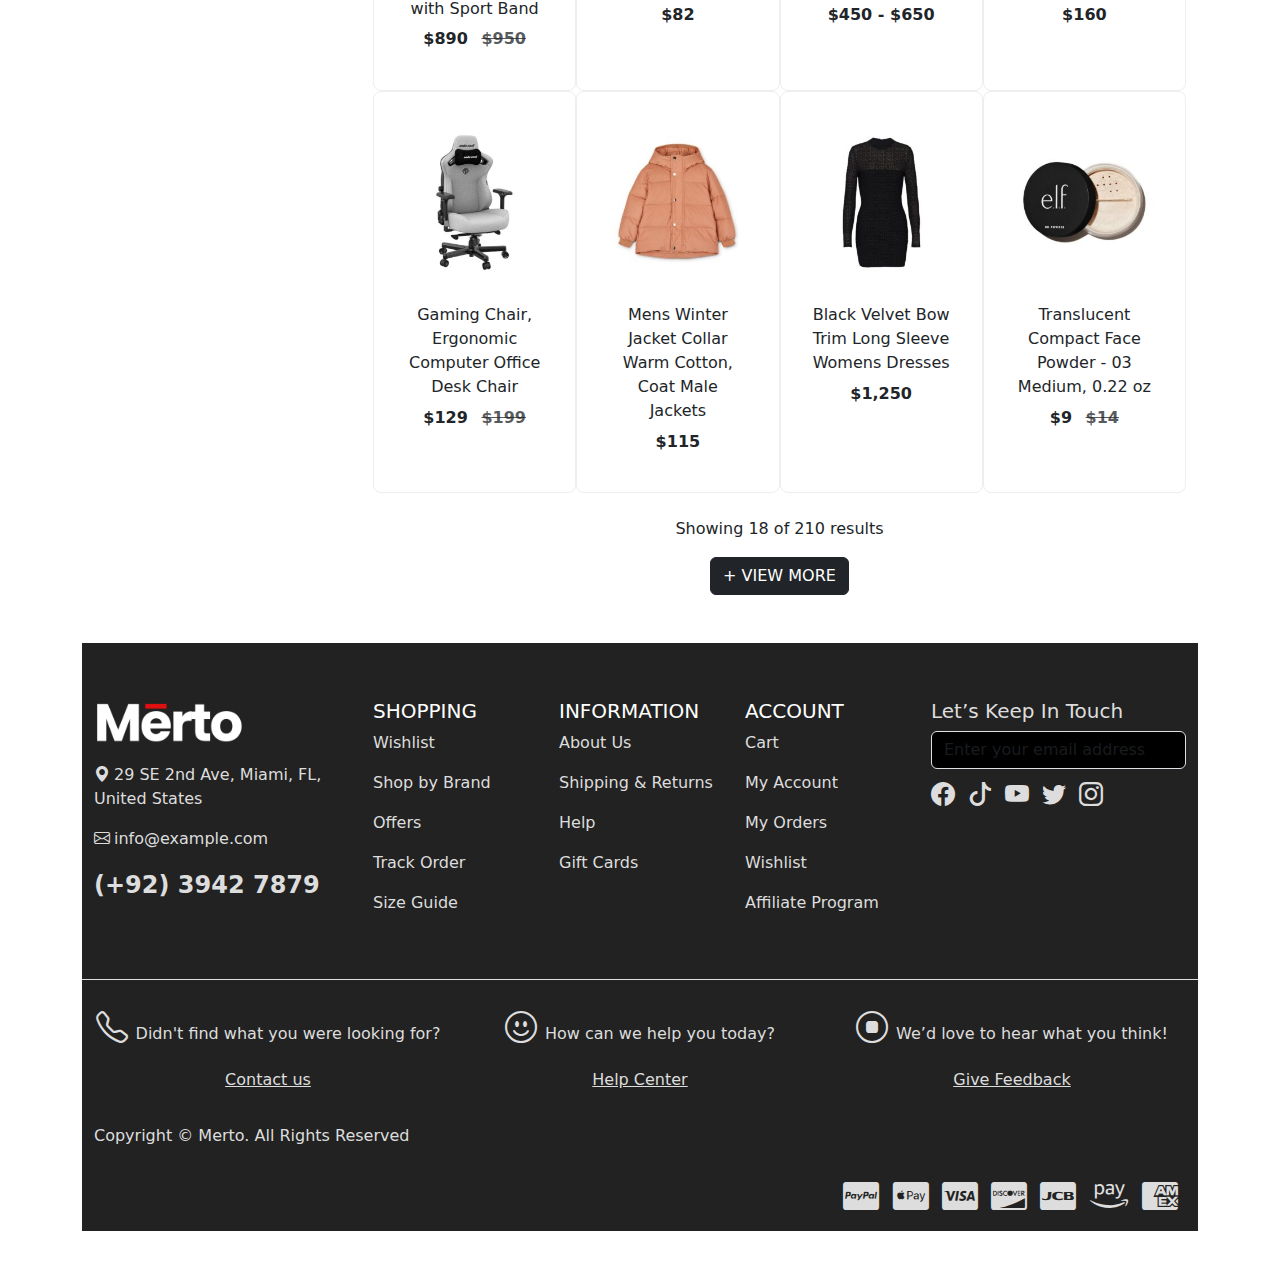
<file: E-commerence web/webshop.html>
<!DOCTYPE html>
<html lang="en">
<head>
  <meta charset="UTF-8" />
  <meta name="viewport" content="width=device-width, initial-scale=1.0"/>
  <title>Shop – Merto</title>
  <link rel="icon" type="image/png" href="img/shopping-cart.png">
  <link rel="stylesheet" href="https://cdnjs.cloudflare.com/ajax/libs/font-awesome/6.5.0/css/all.min.css" />
  <link href="https://cdn.jsdelivr.net/npm/bootstrap@5.3.7/dist/css/bootstrap.min.css" rel="stylesheet" />
  <link href="https://cdn.jsdelivr.net/npm/bootstrap-icons@1.10.5/font/bootstrap-icons.css" rel="stylesheet">
  <link rel="stylesheet" href="css\webshop.css">
<style>
  .x{
    display: none;
  }
  #myd:hover .x{
    display: block;
  }
</style>
</head>
<body>
<section class="container my-5">
<!DOCTYPE html>
<html lang="en">
<head>
  <meta charset="UTF-8" />
  <meta name="viewport" content="width=device-width, initial-scale=1.0"/>
  <title>Shop – Merto</title>
  <link rel="icon" type="image/png" href="img/shopping-cart.png">
  <link rel="stylesheet" href="https://cdnjs.cloudflare.com/ajax/libs/font-awesome/6.5.0/css/all.min.css" />
  <link href="https://cdn.jsdelivr.net/npm/bootstrap@5.3.2/dist/css/bootstrap.min.css" rel="stylesheet" />
  <link href="https://cdn.jsdelivr.net/npm/bootstrap-icons@1.10.5/font/bootstrap-icons.css" rel="stylesheet">
  
</head>
<body>
  <nav class="navbar navbar-expand-lg ">
  <div class="container-fluid">
    <a href="#"><img src="img/logo.png" alt="Logo" style="width: 120px;"></a>

    <button class="navbar-toggler" type="button" data-bs-toggle="collapse"
      data-bs-target="#navbarSupportedContent" aria-controls="navbarSupportedContent"
      aria-expanded="false" aria-label="Toggle navigation">
      <span class="navbar-toggler-icon"></span>
    </button>

    <div class="collapse navbar-collapse align-items-center" id="navbarSupportedContent">
      <ul class="navbar-nav me-auto mb-2 mb-lg-0 align-items-center">
        <li class="nav-item">
          <a class="nav-link active" aria-current="page" href="#">
            <i class="bi bi-telephone fs-3 me-1"></i> Contact us 24/7 <br>(+92) 3942 7879
          </a>
        </li>
      </ul>

    
      <div class="input-group w-auto me-3">
        <button class="btn btn-outline-secondary dropdown-toggle" type="button"
          data-bs-toggle="dropdown" aria-expanded="false">
          All Categories
        </button>
        <ul class="dropdown-menu">
          <li><a class="dropdown-item" href="#">Category 1</a></li>
          <li><a class="dropdown-item" href="#">Category 2</a></li>
          <li><a class="dropdown-item" href="#">Category 3</a></li>
        </ul>
        <input type="text" class="form-control" placeholder="Search for products">
        <button class="btn btn-dark" type="button">
          <i class="bi bi-search"></i>
        </button>
      </div>

    
      <ul class="navbar-nav align-items-center mb-2 mb-lg-0">
        <li class="nav-item">
          <a class="nav-link dropdown-toggle" href="#" role="button" data-bs-toggle="dropdown">
            <img src="img/usa.png" alt="USA" style="width: 15px;"> English
          </a>
        </li>

        <li class="nav-item">
          <a class="nav-link dropdown-toggle" href="#" role="button" data-bs-toggle="dropdown">
            USD
          </a>
        </li>

        <li class="nav-item">
          <a class="nav-link" href="#"><i class="bi bi-person fs-4"></i> Account</a>
        </li>

        <li class="nav-item">
          <a class="nav-link" href="#"><i class="bi bi-heart fs-4"></i></a>
        </li>

        <li class="nav-item">
          <a class="nav-link" href="#"><i class="bi bi-cart3 fs-4"></i></a>
        </li>
      </ul>
    </div>
  </div>
</nav>
<nav class="navbar navbar-expand-lg  border border-dark-subtle">
  <div class="container-fluid d-flex align-items-center">
    <a class="btn btn-light me-3" data-bs-toggle="offcanvas" href="#offcanvasExample" role="button" aria-controls="offcanvasExample">
      <i class="bi bi-list"></i> Shop by Categories
    </a>

    <div class="offcanvas offcanvas-start" tabindex="-1" id="offcanvasExample" aria-labelledby="offcanvasExampleLabel">
      <div class="offcanvas-header">
        <h5 class="offcanvas-title" id="offcanvasExampleLabel">Offcanvas</h5>
        <button type="button" class="btn-close text-reset" data-bs-dismiss="offcanvas" aria-label="Close"></button>
      </div>
    </div>

    <div class="collapse navbar-collapse" id="navbarNavDropdown">
      <ul class="navbar-nav">
        <li class="nav-item dropdown ms-2">
          <a class="nav-link active dropdown-toggle" href="#" role="button" data-bs-toggle="dropdown" aria-expanded="false">
            Homepages
          </a>
        </li>
        <li class="nav-item dropdown ms-2">
          <a class="nav-link dropdown-toggle" href="#" role="button" data-bs-toggle="dropdown" aria-expanded="false">
            Categories
          </a>
        </li>
        <li class="nav-item dropdown ms-2">
          <a class="nav-link dropdown-toggle" href="#" role="button" data-bs-toggle="dropdown" aria-expanded="false">
            Products
          </a>
        </li>
        <li class="nav-item dropdown ms-2">
          <a class="nav-link dropdown-toggle" href="#" role="button" data-bs-toggle="dropdown" aria-expanded="false">
            Pages
          </a>
        </li>
        <li class="nav-item ms-2">
          <a class="nav-link" href="#">About us</a>
        </li>
        <li class="nav-item ms-2">
          <a class="nav-link" href="#">Blog</a>
        </li>
        <li class="nav-item ms-2">
          <a class="nav-link" href="#"><i class="fa-solid fa-tag"></i> Best Discount</a>
        </li>
        <ul class="navbar-nav ms-auto">
        <li class="nav-item dropdown">
          <a class="nav-link dropdown-toggle" href="#" role="button" data-bs-toggle="dropdown" aria-expanded="false">
            Recently viewed
          </a>
        </li>
      </ul>
    </div>
  </div>
</nav>

<section class="container my-5">

  <nav class="mb-3">
    <a href="#" class="breadcrumb-link te">Home</a> &gt;
    <a href="#" class="breadcrumb-link text-decoration-none">Shop</a>
  </nav>

  <h2 class="mb-4">Shop</h2>

  
  <div >
    <button type="button" class="btn btn-light  mb-3  ">Autopart</button>
    <button type="button" class="btn btn-light   mb-3    ">Beauty & Health</button>
    <button type="button" class="btn btn-light   mb-3 ">Electronic</button>
    <button type="button" class="btn btn-light   mb-3  ">Fashion</button>
    <button type="button" class="btn btn-light mb-3  ">Game Accessories</button>
    <button type="button" class="btn btn-light mb-3 ">Home & Decor</button>

    <button type="button" class="btn btn-light mb-3 ">Laptop & Computer</button>
    <button type="button" class="btn btn-light mb-3 ">phone & Tablet</button>
    <button type="button" class="btn btn-light mb-3 ">TV,Audio-Video</button>
  </div>

  <div class="row">
  <aside class="col-md-3 sidebar">
 
      <h4>Colors</h4>
      <ul class="list-unstyled">
        <li><i class="bi bi-circle-fill"></i>Black</li>
        <li><i class="bi bi-circle-fill text-primary"></i>Blue</li>
        <li > <i class="bi bi-circle-fill text-danger-emphasis"></i>Brown</li>
        <li> <i class="bi bi-circle-fill text-danger"></i>Burgundy</li>
        <li><i class="bi bi-circle-fill text-success"></i>Red</li>
      </ul>

     
      <h4>Brands</h4>
      <input type="text" placeholder="Search brands" class="form-control mb-2">
      <div class="filter-list">
        <div class="filter-item">
          <input type="checkbox"  class="hover-check"  id="amazon"><label for="amazon" class="ms-1">Amazon (8)</label>
        </div>
        <div class="filter-item">
          <input type="checkbox" class="hover-check"  id="apple"><label for="apple" class="ms-1">Apple (11)</label>
        </div>
      </div>

    
      <h4>Price</h4>
      <div>
  <input type="checkbox" class="hover-check" id="price1"><label for="price1" class="ms-1">$0 - $100</label>
</div>
<div>
  <input type="checkbox"  class="hover-check" id="price2"><label for="price2" class="ms-1">$100 - $200</label>
</div>
<div>
  <input type="checkbox"  class="hover-check" id="price3"><label for="price3" class="ms-1">$200 - $500</label>
</div>
<div>
  <input type="checkbox" class="hover-check"  id="price4"><label for="price4" class="ms-1">$500+</label>
</div>

      <button  class="btn btn-light" >Min  -</button>
      <button class="btn btn-light">Max</button>
      <button  class="btn btn-dark "  style="color:white;">FILTER</button> 

      <h4>Size</h4>
  <div>
  <input type="checkbox"  class="hover-check" id="size-us8"><label for="size-us8" class="ms-1">US 8</label>
</div>
<div>
  <input type="checkbox" class="hover-check"  id="size-us9"><label for="size-us9" class="ms-1">US 9</label>
</div>
<div>
  <input type="checkbox" class="hover-check"  id="size-us10"><label for="size-us10" class="ms-1">US 10</label>
</div>
<div>
  <input type="checkbox" class="hover-check"  id="size-us11"><label for="size-us11" class="ms-1">US 11</label>
</div>
<div>
  <input type="checkbox" class="hover-check" id="size-us12"><label for="size-us12" class="ms-1">US 12</label>
</div>
<div>
  <input type="checkbox" class="hover-check"  id="size-xs"><label for="size-xs" class="ms-1">XS</label>
</div>
<div>
  <input type="checkbox"  class="hover-check" id="size-s"><label for="size-s" class="ms-1">S</label>
</div>
<div>
  <input type="checkbox"  class="hover-check" id="size-m"><label for="size-m" class="ms-1">M</label>
</div>
<div>
  <input type="checkbox" class="hover-check"  id="size-l"><label for="size-l" class="ms-1">L</label>
</div>


     <h4>Storage Capacity</h4>
      <div>
        <input type="checkbox"  class="hover-check" id="r5"><label for="r5" class="ms-1">
         128 GB
        </label>
     
      </div>
       <div>
        <input type="checkbox" class="hover-check"  id="r6"><label for="r6" class="ms-1">
          64 GB
        </label>

      </div>


      
      <h4>Customer Rating</h4>
      <div>
  <input type="checkbox" class="hover-check" id="rating5">
  <label for="rating5" class="ms-1">
    <i class="bi bi-star-fill"></i>
    <i class="bi bi-star-fill"></i>
    <i class="bi bi-star-fill"></i>
    <i class="bi bi-star-fill"></i>
    <i class="bi bi-star-fill"></i>
    (84)
  </label>
</div>

<div>
  <input type="checkbox" class="hover-check" id="rating4">
  <label for="rating4" class="ms-1">
    <i class="bi bi-star-fill"></i>
    <i class="bi bi-star-fill"></i>
    <i class="bi bi-star-fill"></i>
    <i class="bi bi-star-fill"></i>
    <i class="bi bi-star"></i>
    (40)
  </label>
</div>

<div>
  <input type="checkbox" class="hover-check" id="rating3">
  <label for="rating3" class="ms-1">
    <i class="bi bi-star-fill"></i>
    <i class="bi bi-star-fill"></i>
    <i class="bi bi-star-fill"></i>
    <i class="bi bi-star"></i>
    <i class="bi bi-star"></i>
    (4)
  </label>
</div>

<div>
  <input type="checkbox" class="hover-check" id="rating2">
  <label for="rating2" class="ms-1">
    <i class="bi bi-star-fill"></i>
    <i class="bi bi-star-fill"></i>
    <i class="bi bi-star"></i>
    <i class="bi bi-star"></i>
    <i class="bi bi-star"></i>
    (4)
  </label>
</div>

    </aside>

    <div class="col-md-9">
      <div class="row g-0 ">
        <div class="col-6 col-md-3">
          <i class="bi bi-heart x "></i>
          <div class="product-card text-center p-3 h-100 ">
            <img src="img/fashion-5-300x300.jpg" class="img-fluid" alt="">
            <div class="card-body  active"  id="myd" >
              <p class="fs-6">Nike Air Max Unisex SYSTM</p>
              <p class="fw-bold text-dark">$148</p>
            </div>
          </div>
        </div>

        <div class="col-6 col-md-3">
          <div class="product-card text-center p-3 h-100">
            <img src="img/electronic-30-5-300x300.jpg" class="img-fluid" alt="">
            <div class="card-body">
              <p class="fs-6">Apple MacBook Air M1</p>
              <p class="fw-bold text-dark">$572</p>
            </div>
          </div>
        </div>
        <i class="bi bi-heart  x"></i>
         <div class="col-6 col-md-3">
    <div class="product-card text-center p-3 h-100 ">
      <img src="img/cosmetics-34-300x300.jpg" class=" img-fluid"  alt="">
      <div class="card-body">
        <p class=" fs-6" >KUORA Tinted Facial Sunscreen SPF 50+</p>
        <p class="fw-bold text-dark">$14</p>
      </div>
    </div>
  </div>

  <div class="col-6 col-md-3">
    <div class="product-card text-center p-3 h-100  ">
      <img src="img/electronic-30-6-300x300.jpg" class=" img-fluid"  alt="">
      <div class="card-body">
        <p class=" fs-6" >Laptop Asus Vivobook I5 1355U, 8GB RAM, 512GB SSD</p>
        <p class="fw-bold text-dark ">$999</p>
        <p class="text-muted"><del>$1,536</del></p>
      </div>
    </div>
  </div>
  <div class="col-6 col-md-3">
    <div class="product-card text-center p-3 h-100">
      <img src="img/fashion-9.jpg" class=" img-fluid " alt="" />
      <div class="card-body p-3">
        <p class="fs-6">100% UV Protected Sunglasses For Men</p>
        <p class="fw-bold text-dark">$123</p>
      </div>
    </div>
  </div>

  <div class="col-6 col-md-3">
    <div class="product-card text-center p-3 h-100">
      <img src="img/fashion-6-300x300.jpg" class=" img-fluid" alt="" />
      <div class="card-body p-3">
        <p class="fs-6" >LV Women Leather Accent Denim Mini Skirt</p>
        <p class="fw-bold text-dark">$1,390</p>
      </div>
    </div>
  </div>
  <div class=" col-6 col-md-3">
    <div class="product-card text-center p-3 h-100">
      <img src="img/fashion-16-300x300.jpg" class=" img-fluid " alt="" />
      <div class="card-body p-3">
        <p class="fs-6">A Different Christmas Knit Holiday Sweater</p>
        <p class="fw-bold text-dark">$50 - $65</p>
      </div>
    </div>
  </div>

  <div class=" col-6 col-md-3">
    <div class="product-card text-center p-3 h-100">
      <img src="img/electronic-1-300x300.jpg" class=" img-fluid " alt="" />
      <div class="card-body p-3">
        <p class="fs-6" >MacBook Air with M3 chip, 16GB Unified Memory, 1TB SSD Storage</p>
        <p class="fw-bold text-dark">$1,399</p>
      </div>
    </div>
  </div>
   

  <div class=" col-6 col-md-3">
    <div class="product-card text-center p-3 h-100">
      <img src="img/sa3a.jpg" class=" img-fluid " alt="" />
      <div class="card-body p-3">
        <p class="fs-6" >Apple Watch Series 9 GPS 45mm, Aluminum Case with Sport Band</p>
        <p class="fw-bold text-dark">$890 <del class="text-muted ms-2">$950</del></p>
      </div>
    </div>
  </div>

  <div class="col-6 col-md-3">
    <div class="product-card text-center p-3 h-100">
      <img src="img/furniture-7-300x300.jpg" class="  img-fluid " alt="" />
      <div class="card-body p-3">
        <p class="fs-6" >Milo Brass And Black Metal Lamp Ø18cm x 30cm</p>
        <p class="fw-bold text-dark">$82</p>
      </div>
    </div>
  </div>
   <div class=" col-6 col-md-3">
    <div class="product-card text-center p-3 h-100">
      <img src="img/11-300x300.jpg" class=" img-fluid" alt="" />
      <div class="card-body p-3">
        <p class="fs-6" >Ipad Mini 6 A15 Bionic chip, 8.3 inch, 6th Gen, Wi-Fi, 64GB</p>
        <p class="fw-bold text-dark">$450 - $650</p>
      </div>
    </div>
  </div>

  <div class=" col-6 col-md-3">
    <div class=" product-card text-center p-3 h-100">
      <img src="img/fashion-1-300x300.jpg" class="img-fluid " alt="" />
      <div class="card-body p-3">
        <p class="fs-6">Winter New Jacket Loose Retro American Campus</p>
        <p class="fw-bold text-dark">$160</p>
      </div>
    </div>
  </div>

     <div class=" col-6 col-md-3">
     <div class="product-card text-center p-3 h-100">
      <img src="img/electronic-42-300x300.jpg" class=" img-fluid"  alt="" />
      <div class="card-body p-3">
        <p class="fs-6" >Gaming Chair, Ergonomic Computer Office Desk Chair</p>
        <p class="fw-bold text-dark">$129 <del class="text-muted ms-2">$199</del></p>
      </div>
    </div>
  </div>
  
  <div class=" col-6 col-md-3">
    <div class="product-card text-center p-3 h-100">
      <img src="img/fashion-4-300x300-1-300x300.jpg" class=" img-fluid "  alt="" />
      <div class="card-body p-3">
        <p class="fs-6" >Mens Winter Jacket Collar Warm Cotton, Coat Male Jackets</p>
        <p class="fw-bold text-dark">$115</p>
      </div>
    </div>
  </div>
  <div class=" col-6 col-md-3">
    <div class="product-card text-center p-3 h-100">
      <img src="img/fashion-14-300x300.jpg"  class="  img-fluid " alt="" />
      <div class="card-body p-3">
        <p class="fs-6" >Black Velvet Bow Trim Long Sleeve Womens Dresses</p>
        <p class="fw-bold text-dark">$1,250</p>
      </div>
    </div>
  </div>
  
  <div class=" col-6 col-md-3">
    <div class="product-card text-center p-3 h-100">
      <img src="img/cosmetics-33.jpg"class="img-fluid" alt="" />
      <div class="card-body p-3">
        <p class="fs-6"> Translucent Compact Face Powder - 03 Medium, 0.22 oz</p>
        <p class="fw-bold text-dark">$9 <del class="text-muted ms-2">$14</del></p>


      </div>
    </div>
  </div>





<div class="text-center mt-4">
        <p>Showing 18 of 210 results</p>
        <button type="button" class="btn btn-dark anim">+ VIEW MORE</button>
      </div>
    </div>
  </div>
</section>

<footer>
  <div class="container-fluid pt-4 ">
    <div class="row">
      <div class="col-md-3 mb-4">
        <img src="img/logofooter.png" alt="Logo" class="mb-3" style="max-width: 150px;">
        <p><i class="bi bi-geo-alt-fill me-1"></i>29 SE 2nd Ave, Miami, FL, United States</p>
        <p><i class="bi bi-envelope me-1"></i>info@example.com</p>
        <p class="fs-4 fw-bold">(+92) 3942 7879</p>
      </div>
      <div class="col-md-2 mb-4 footer-links">
        <h5>SHOPPING</h5>
        <p>Wishlist</p><p>Shop by Brand</p><p>Offers</p><p>Track Order</p><p>Size Guide</p>
      </div>
      <div class="col-md-2 mb-4 footer-links">
        <h5>INFORMATION</h5>
        <p>About Us</p><p>Shipping & Returns</p><p>Help</p><p>Gift Cards</p>
      </div>
      <div class="col-md-2 mb-4 footer-links">
        <h5>ACCOUNT</h5>
        <p>Cart</p><p>My Account</p><p>My Orders</p><p>Wishlist</p><p>Affiliate Program</p>
      </div>
      <div class="col-md-3 mb-4">
        <h5>Let’s Keep In Touch</h5>
        <input type="email" class="form-control mb-2" placeholder="Enter your email address" style="background:#000; color:#ddd;">
        <div>
          <i class="bi bi-facebook fs-4 me-2"></i>
          <i class="bi bi-tiktok fs-4 me-2"></i>
          <i class="bi bi-youtube fs-4 me-2"></i>
          <i class="bi bi-twitter fs-4 me-2"></i>
          <i class="bi bi-instagram fs-4"></i>
        </div>
      </div>
    </div>
    <div class="row text-center mt-4 pt-4 border-top">
      <div class="col-md-4 mb-3">
        <p><i class="bi bi-telephone fs-2 me-2"></i>Didn't find what you were looking for?</p>
        <a href="#">Contact us</a>
      </div>
      <div class="col-md-4 mb-3">
        <p><i class="bi bi-emoji-smile fs-2 me-2"></i>How can we help you today?</p>
        <a href="#">Help Center</a>
      </div>
      <div class="col-md-4 mb-3">
        <p><i class="bi bi-stop-circle fs-2 me-2"></i>We’d love to hear what you think!</p>
        <a href="#">Give Feedback</a>
      </div>
    </div>
    <div class=" py-3">
      <p>Copyright © Merto. All Rights Reserved</p>
      <div class="pt-3 mx-2 text-end">
        <i class="fa-brands fa-cc-paypal fs-2 me-2"></i>
        <i class="fa-brands fa-cc-apple-pay fs-2 me-2"></i>
        <i class="fa-brands fa-cc-visa fs-2 me-2"></i>
        <i class="fa-brands fa-cc-discover fs-2 me-2"></i>
        <i class="fa-brands fa-cc-jcb fs-2 me-2"></i>
        <i class="fa-brands fa-amazon-pay fs-2 me-2"></i>
        <i class="fab fa-cc-amex fs-2"></i>
      </div>
    </div>
  </div>
</footer>
<script>
  document.addEventListener("DOMContentLoaded", function () {
    document.querySelectorAll('.hover-check').forEach(checkbox => {
      checkbox.addEventListener('mouseenter', () => {
        checkbox.checked = true;
      });
    });
  });
</script>




<script src="https://cdn.jsdelivr.net/npm/bootstrap@5.3.7/dist/js/bootstrap.bundle.min.js"></script>
</body>
</html>
</file>
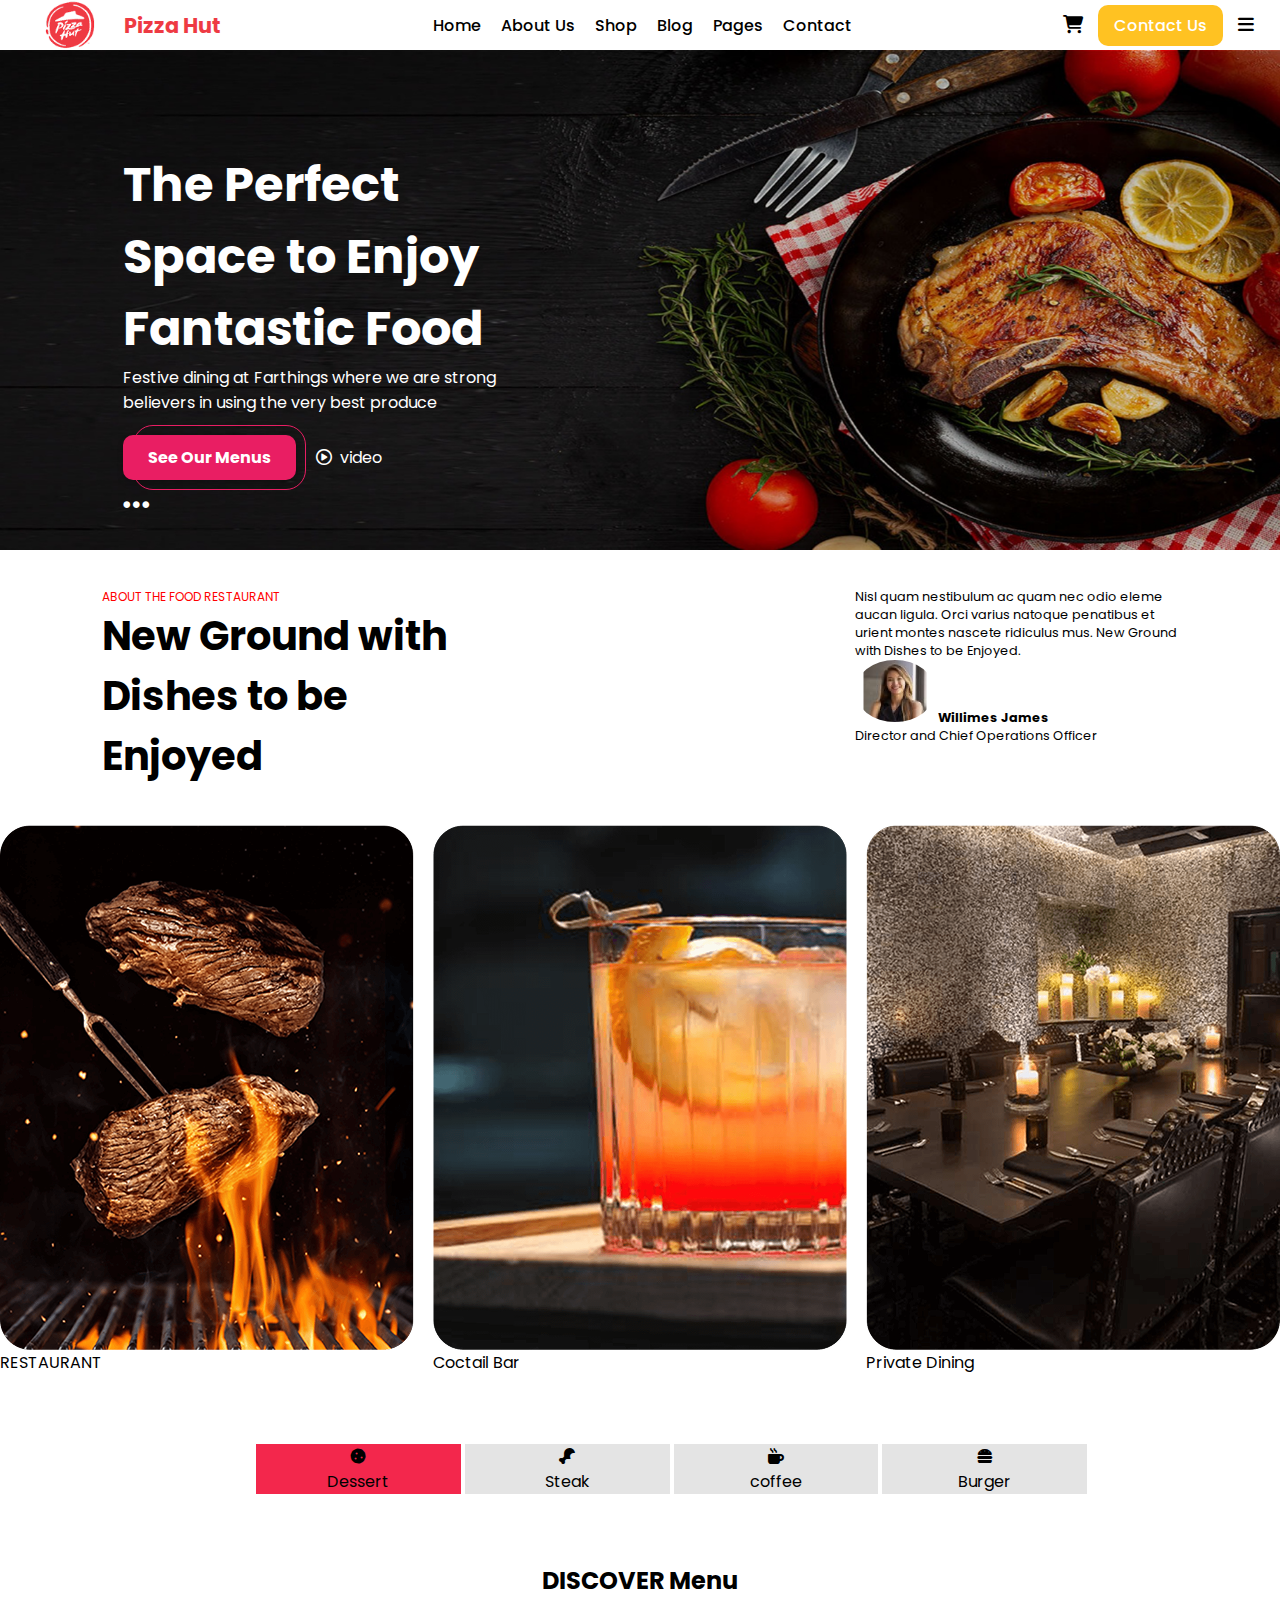
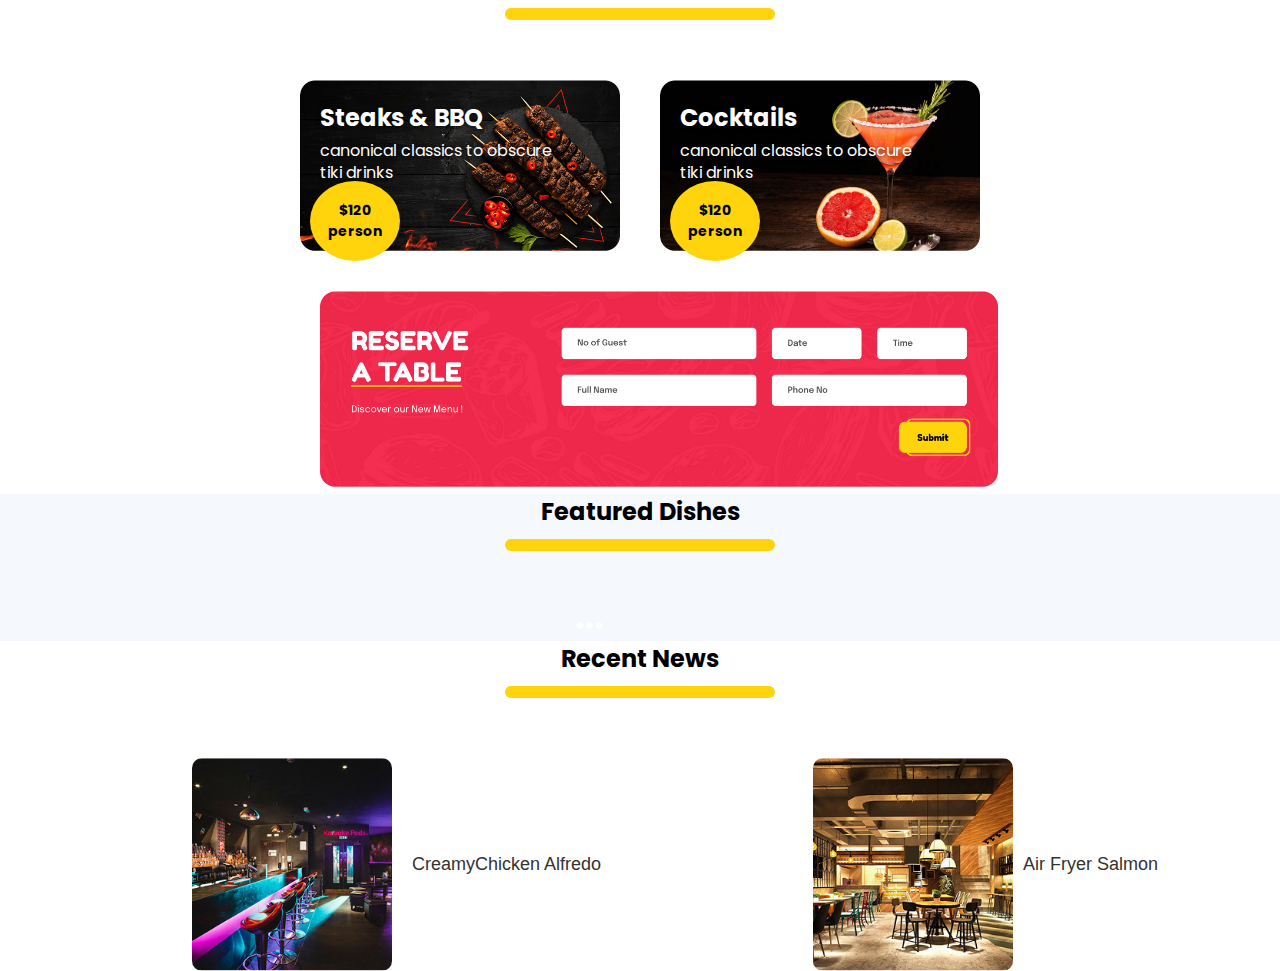
<file: testing/h.html>
<!DOCTYPE html>
<html lang="en">
<head>
  <meta charset="UTF-8" />
  <meta name="viewport" content="width=device-width, initial-scale=1.0"/>
  <title>Task 6</title>

 
  <link rel="preconnect" href="https://fonts.googleapis.com" />
  <link rel="preconnect" href="https://fonts.gstatic.com" crossorigin />
  <link href="https://fonts.googleapis.com/css2?family=Poppins:wght@400;600&display=swap" rel="stylesheet" />
  <link rel="stylesheet" href="https://cdnjs.cloudflare.com/ajax/libs/font-awesome/6.5.0/css/all.min.css" />

  
  <link rel="stylesheet" href="h.css" />
</head>
<body>

  <nav>
    <div class="container nav-container">
      <div id="brand">
        <img src="image/Logo.png" alt="Logo">
        <p id="pizza">Pizza Hut</p>
      </div>
      <ul id="nav-items">
        <li class="nav-item"><a href="#">Home</a></li>
        <li class="nav-item"><a href="#">About Us</a></li>
        <li class="nav-item"><a href="#">Shop</a></li>
        <li class="nav-item"><a href="#">Blog</a></li>
        <li class="nav-item"><a href="#">Pages</a></li>
        <li class="nav-item"><a href="#">Contact</a></li>
      </ul>
      <div class="nav-icons">
        <i class="fa-solid fa-cart-shopping"></i>
        <a class="btn" href="#">Contact Us</a>
        <i class="fa-solid fa-bars"></i>
      </div>
    </div>
  </nav>

 
  <section class="container">
    <div class="card">
      <div class="m-y1">
        <h2 class="white f">The Perfect Space to Enjoy Fantastic Food</h2>
        <p class="white f1">Festive dining at Farthings where we are strong believers in using the very best produce</p>

        <div class="action-row">
          <div class="button-container">
            <div class="menu-button">See Our Menus</div>
          </div>
          <div class="video-row">
            <i class="fa-regular fa-circle-play white"></i>
            <span class="white video-text">video</span>
          </div>
        </div>

        <div class="circle">
          <i class="fa-solid fa-ellipsis white"></i>
        </div>
      </div>
    </div>

    
    <div class="card2">
      <div class="m-y">
        <p class="red" id="ired">ABOUT THE FOOD RESTAURANT</p>
        <h2 class="f2">New Ground with Dishes to be Enjoyed</h2>
      </div>
      <div class="p-y">
        <p>Nisl quam nestibulum ac quam nec odio eleme aucan ligula. Orci varius natoque penatibus et urient montes nascete ridiculus mus. New Ground with Dishes to be Enjoyed.</p>
        <img src="image/download.png" alt="Signature" id="d" style="width:80px;">
        <h4 class="inline-block">Willimes James</h4>
        <p class="inline-block">Director and Chief Operations Officer</p>
      </div>
    </div>

    
    <div class="card-wr">
      <div class="box">
        <div class="ss"><img src="image/img-box.png.png" alt=""></div>
        <div class="c-l">RESTAURANT</div>
      </div>
      <div class="box">
        <img src="image/img-box2.png.png" alt="">
        <div class="c-l">Coctail Bar</div>
      </div>
      <div class="box">
        <img src="image/img-box3.png.png" alt="">
        <div class="c-l">Private Dining</div>
      </div>
    </div>

   <div style="padding-left: 20%;margin:3% auto;">
    <div  class="m1"><i class="fa-solid fa-cookie"></i><p>Dessert</p></div>
    <div class="m"><i class="fa-solid fa-drumstick-bite"></i><p>Steak</p></div>
    <div class="m"> <i class="fa-solid fa-mug-hot"></i>
    <p>coffee</p></div>
    <div class="m"><i class="fa-solid fa-burger"></i>
    <p>Burger</p></div>
    </div>
  </div>
  <div class="heading-two">
  <h2>DISCOVER Menu</h2>
  <div class="line"></div>
  </div>
  <div class="card-wrap">
   <div id="ig">
  <img src="image/banner5.png" alt="">
  
  <div class="text-overlay">
    <p class="title">Steaks & BBQ</p>
    <p class="subtitle">canonical classics to obscure<br>tiki drinks</p>
  </div>

  <div id="yellow">
    <p>$120</p>
    <p>person</p>
  </div>
</div>
<div id="ig">
  <img src="image\banner2.png" alt="">
  
  <div class="text-overlay">
    <p class="title">Cocktails</p>
    <p class="subtitle">canonical classics to obscure<br>tiki drinks</p>
  </div>

  <div id="yellow">
    <p>$120</p>
    <p>person</p>
  </div>
</div>
</div>
<div>
  <img src="image\Section.png" alt="" style="width:78%; padding-left:25%;">
</div>
<div class="lightblue">
<div class="heading-two">
  <h2>Featured Dishes</h2>
  <div class="line"></div>
  </div>
  <!-- <div id="p">
    <div id="pos">
    <img src="image\image3.png.png"alt=""  style="width:200px">
  </div>
  </div> -->
    <div class="circle" style="padding-left: 45%;">
          <i class="fa-solid fa-ellipsis white"></i>
        </div>
        </div>
        <div class="heading-two">
  <h2>Recent News</h2>
  <div class="line"></div>
  <div>
   <div class="row">
 
  <div class="img-box" style="padding-left:15%;">
    <img src="image/img-blog6-660x700.jpg.png" alt="">
  </div>

  <div class="text-box">
    CreamyChicken Alfredo
  </div>

  <div class="img2 " style="padding-left:15%;">
    <img src="image/img-blog5-660x700.jpg.png" alt=""  >
    <div class="img2-text"> Air Fryer Salmon</div>
  </div>
</div>
    <!-- <div class="ie">
      <div   >
        <img src="image\image3.png.png" alt="" class="im"    >

      </div> -->
      <!--<div  class="blue">
        <strong>BBQ</strong>
        <p>Sake BBQ sauce
$9.00
radish, black sesame seeds, coriander</p>
<p>BBQ baby back ribs
$16.00
sticky Asian glaze, charred lime, chilli cashews</p>
<p>Half smoked chicken
$34.00
miso butter glaze, charred lime wedge, sake bbq</p>
<p>Dusted chicken wings
$40.00
tossed in Korean hot sauce, pickled radish</p>

      </div> -->

     
    
  </section>


                                            

</body>
</html>
</file>
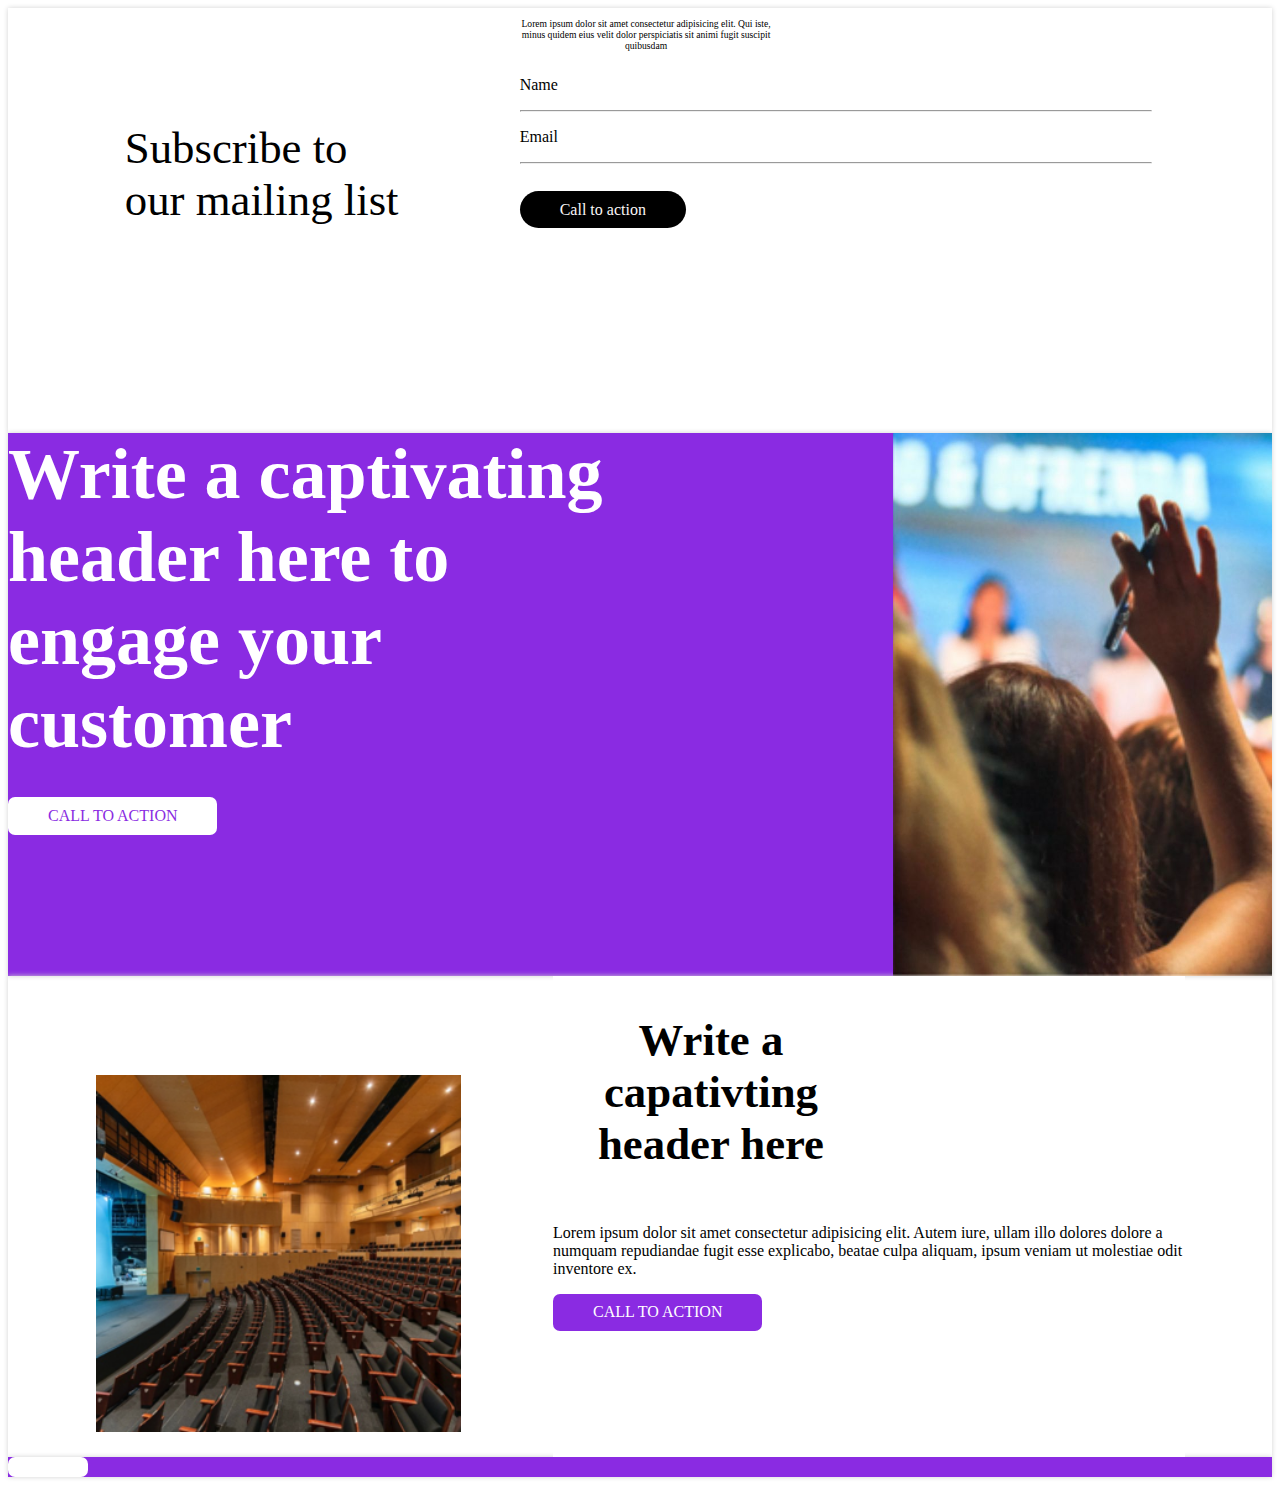
<file: testng/task5.html>
<!DOCTYPE html>
<html dir="ltr" lang="en">
   <head>
    <meta charset="UTF-8">
    <meta name="viewport" content="width=device-width, initial-scale=1.0">
    <link rel="icon" type="image/png" href="icon.png">
    <meta name="keywords" content="hello, test, web, design">
    <meta name="description" content="hello from my site">
    <meta name="author" content="miran baradei">
     <link rel="preconnect" href="https://fonts.googleapis.com">
    <link rel="preconnect" href="https://fonts.gstatic.com" crossorigin>
    <link href="https://fonts.googleapis.com/css2?family=Alumni+Sans:ital,wght@0,100..900;1,100..900&family=Montserrat:ital,wght@0,100..900;1,100..900&family=Playfair+Display:ital,wght@0,400..900;1,400..900&family=Poppins:ital,wght@0,100;0,200;0,300;0,400;0,500;0,600;0,700;0,800;0,900;1,100;1,200;1,300;1,400;1,500;1,600;1,700;1,800;1,900&family=Roboto:ital,wght@0,100..900;1,100..900&family=Rubik:ital,wght@0,300..900;1,300..900&family=Ubuntu:ital,wght@0,300;0,400;0,500;0,700;1,300;1,400;1,500;1,700&display=swap" rel="stylesheet">
    <link rel="stylesheet" href="task5.css">
</head>
<body>
    <section class="container">

        <div class="service-card">
            <div class="inline-block p-y">
             <h2 class="p-y" >Subscribe to our mailing list</h2>
            </div>
            <div class="serv inline-block">
            <p  id="firstp" class=" text-center  inline-block">Lorem ipsum dolor sit amet consectetur adipisicing elit. Qui iste, minus quidem eius velit dolor perspiciatis sit animi fugit suscipit quibusdam</p>
            <p>Name</p>
            <hr>
            <p>Email</p>
            <hr>
            <a id="button" href="#">Call to action</a>
            </div> 
        </div>
        <!-- ------------------------------------------------------------------------------------------- -->
        <div class="serve-purple ">
          <div class="content  inline-block">
            <h1 class="white">Write a captivating header here to engage your customer</h1>
            <a id="btn"  class="inline-block" href="#">CALL TO ACTION</a>
          </div>
          <div class="image inline-block">
            <img  style="width: 550px" src="task.jpg" alt="" class="inline-block">
          </div>
             
        </div>
          <!-- ------------------------------------------------------------------------------------------- -->

        <div class="service-card">
            <img src="task2.png" alt="" style="margin:2% 7%;" class="inline block ">
            <div class=" serv inline-block p-y">
              <h1 id="h" class=" text-center inline-block">
              Write a capativting header here  
              </h1>
               <p class=" inline-block">Lorem ipsum dolor sit amet consectetur adipisicing elit. Autem iure, ullam illo dolores dolore a numquam repudiandae fugit esse explicabo, beatae culpa aliquam, ipsum veniam ut molestiae odit inventore ex.</p>
               <a  id="b-3" href="#">CALL TO ACTION</a>
              </div>
        </div>
             <!-- ------------------------------------------------------------------------------------------- -->

            <div class="serve-purple">
             <p>NUmber01</p>
             <a id="btn" href="#">CALL TO ACTION</a>



            </div>

         </div>
    </section>
</file>
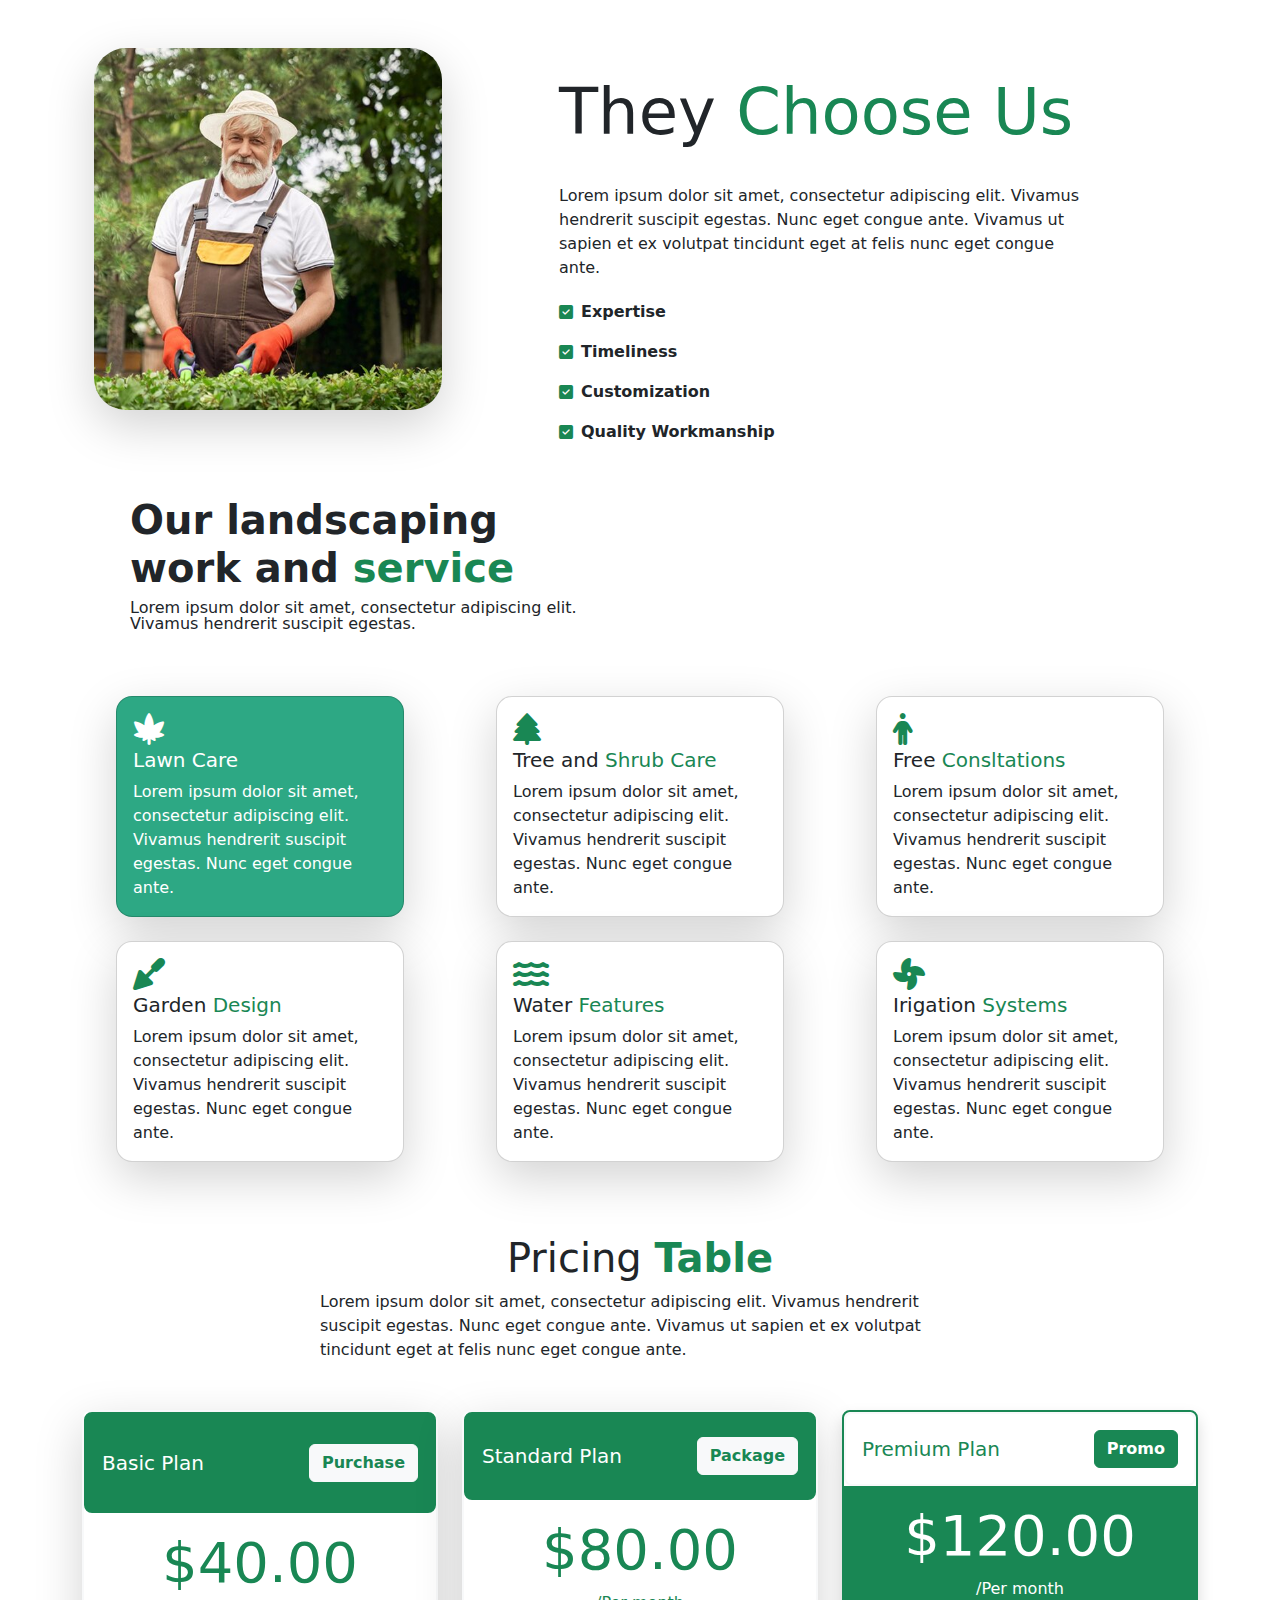
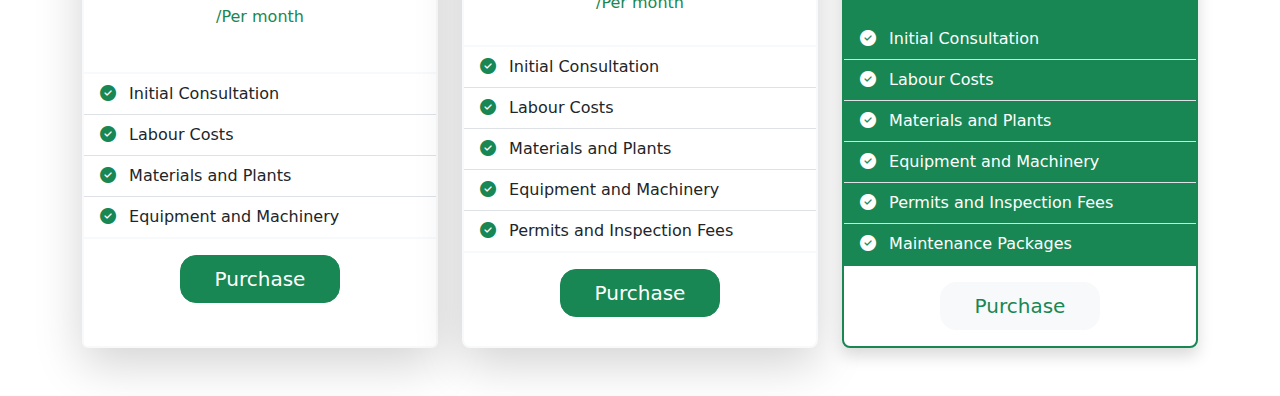
<file: week9/week9.html>
<!DOCTYPE html>
<html lang="en">
<head>
  <meta charset="UTF-8" />
  <meta name="viewport" content="width=device-width, initial-scale=1.0"/>
  <title>Task 6</title>

 
  <link rel="preconnect" href="https://fonts.googleapis.com" />
  <link rel="preconnect" href="https://fonts.gstatic.com" crossorigin />
  <link href="https://fonts.googleapis.com/css2?family=Poppins:wght@400;600&display=swap" rel="stylesheet" />

  <link rel="stylesheet" href="https://cdnjs.cloudflare.com/ajax/libs/font-awesome/6.5.0/css/all.min.css" />

    <link href="https://cdn.jsdelivr.net/npm/bootstrap@5.3.7/dist/css/bootstrap.min.css" rel="stylesheet" />
  
  <link rel="stylesheet" href="wee9.css" />
</head>
<body>

<div class="container py-5">

   <div class="container">
  <div class="row align-items-start">
  
    <div class="col-md-4 col-12  mb-4 mb-md-0">
      <img src="image3.png" alt="" class="img-fluid rounded-5 shadow-lg">
    </div>

    <div class="col-md-6 col-12 pt-0 mx-auto">
      <h2 class="display-3 lh-lg pt-0" style="font-weight: 500;">They <span class="text-success">Choose Us</span></h2>
      <p class="fs-6">Lorem ipsum dolor sit amet, consectetur adipiscing elit. Vivamus hendrerit suscipit egestas. Nunc eget congue ante. Vivamus ut sapien et ex volutpat tincidunt eget at felis nunc eget congue ante.</p>
      
      <div class="d-flex flex-column gap-2 lh-lg">
        <div class="d-flex align-items-center ">
          <i class="fa-solid fa-square-check text-success me-2"></i>
          <p class="mb-0  fw-bold">Expertise</p>
        </div>
        <div class="d-flex align-items-center">
          <i class="fa-solid fa-square-check text-success me-2"></i>
          <p class="mb-0 fw-bold">Timeliness</p>
        </div>
        <div class="d-flex align-items-center">
          <i class="fa-solid fa-square-check text-success me-2"></i>
          <p class="mb-0 fw-bold">Customization</p>
        </div>
        <div class="d-flex align-items-center">
          <i class="fa-solid fa-square-check text-success me-2"></i>
          <p class="mb-0 fw-bold">Quality Workmanship</p>
        </div>
      </div>
    </div>
  </div>
</div>
  <div class="  col-md-6 col-12 p-5 ">
    <h2 class="fs-1 fw-bold" >
      Our landscaping work and <span class="text-success">service</span>
    </h2>
    <p  class=" lh-1" style="width:100%">
      Lorem ipsum dolor sit amet, consectetur adipiscing elit. 
      Vivamus hendrerit suscipit egestas. 
    </p>
  </div>

 
  <div class="row justify-content-center ">
  
    <div class="col-md-4 mb-4 d-flex justify-content-center">
      <div class="card shadow-lg rounded-4 first text-white"  style="width: 18rem;">
        <div class="card-body">
          <i class="fa-solid fa-cannabis fa-2x"></i>
          
          <h5 class="card-title">Lawn Care</h5>
          <p class="card-text"> Lorem ipsum dolor sit amet, consectetur adipiscing elit. Vivamus hendrerit suscipit egestas. Nunc eget congue ante.</p>
        </div>
      </div>
    </div>

    
    <div class="col-md-4 mb-4 d-flex justify-content-center">
      <div class="card shadow-lg rounded-4"  style="width: 18rem;">
        <div class="card-body">
          <i class="fa-solid fa-tree fa-2x  text-success"></i>
          <h5 class="card-title">Tree and <span class="text-success">  Shrub Care</span></h5>
          <p class="card-text"> Lorem ipsum dolor sit amet, consectetur adipiscing elit. Vivamus hendrerit suscipit egestas. Nunc eget congue ante.</p>
        </div>
      </div>
    </div>

    
    <div class="col-md-4 mb-4 d-flex justify-content-center">
      <div class="card shadow-lg rounded-4"  style="width: 18rem;">
        <div class="card-body">
          <i class="fa-solid fa-person fa-2x  text-success"></i>
          <h5 class="card-title">Free  <span class="text-success"> Consltations </span></h5>
          <p class="card-text"> Lorem ipsum dolor sit amet, consectetur adipiscing elit. Vivamus hendrerit suscipit egestas. Nunc eget congue ante.</p>
        </div>
      </div>
    </div>

   
    <div class="col-md-4 mb-4 d-flex justify-content-center">
      <div class="card shadow-lg rounded-4" style="width: 18rem;">
        <div class="card-body">
           <i class="fa-solid fa-trowel fa-2x  text-success"></i>
          <h5 class="card-title">Garden  <span class="text-success"> Design</span></h5>
          <p class="card-text"> Lorem ipsum dolor sit amet, consectetur adipiscing elit. Vivamus hendrerit suscipit egestas. Nunc eget congue ante.</p>
        </div>
      </div>
    </div>

    <div class="col-md-4 mb-4 d-flex justify-content-center">
      <div  class="card shadow-lg rounded-4" style="width: 18rem;">
        <div class="card-body">
          <i class="fa-solid fa-water fa-2x text-success"></i>
          <h5 class="card-title">Water <span class="text-success"> Features </span></h5>
          <p class="card-text"> Lorem ipsum dolor sit amet, consectetur adipiscing elit. Vivamus hendrerit suscipit egestas. Nunc eget congue ante.</p>
        </div>
      </div>
    </div>

    <div class="col-md-4 mb-4 d-flex justify-content-center">
      <div class="card shadow-lg rounded-4"  style="width: 18rem;">
        <div class="card-body">
         
          <i class="fa-solid fa-fan fa-2x  text-success"></i>
          <h5 class="card-title">Irigation  <span class="text-success">Systems</span></h5>
          <p class="card-text"> Lorem ipsum dolor sit amet, consectetur adipiscing elit. Vivamus hendrerit suscipit egestas. Nunc eget congue ante.</p>
        </div>
      </div>
    </div>
  </div>
</div>

<div class="col-md-6 col-12 mx-auto">
      <h2 class="fs-1 text-center fw-bord">Pricing <span class="text-success fw-bold">Table</span></h2>
      <p >Lorem ipsum dolor sit amet, consectetur adipiscing elit. Vivamus hendrerit suscipit egestas. Nunc eget congue ante. Vivamus ut sapien et ex volutpat tincidunt eget at felis nunc eget congue ante.</p>
      </div>

 <div class="container my-5">
  <div class="row justify-content-center g-4">
    
   
    <div class="col-md-4">
      <div class="card shadow-lg h-100  border  border-light border-2 rounded-3t" >
        <div class="card-body bg-success text-white d-flex justify-content-between align-items-center   border border-success border-2 rounded-3"  >
          <h5 class="card-title mb-0">Basic Plan</h5>
          <a href="#" class="btn btn-light text-success fw-bold">Purchase</a>
        </div>
        <div class="card-body text-center">
          <h5 class="card-title text-success display-4">$40.00</h5>
          <p class="card-text text-success">/Per month</p>
        </div>
        <ul class="list-group list-group-flush">
          <li class="list-group-item">
            <i class="fa-solid fa-circle-check text-success me-2"></i> Initial Consultation
          </li>
          <li class="list-group-item">
            <i class="fa-solid fa-circle-check text-success me-2"></i> Labour Costs
          </li>
          <li class="list-group-item">
            <i class="fa-solid fa-circle-check text-success me-2"></i> Materials and Plants
          </li>
          <li class="list-group-item">
            <i class="fa-solid fa-circle-check text-success me-2"></i> Equipment and Machinery
          </li>
        </ul>
        <div class="card-body text-center">
          <a href="#" class="btn btn-success btn-lg rounded-4 w-50">Purchase</a>
        </div>
      </div>
    </div>

    
    <div class="col-md-4">
      <div class="card shadow-lg h-100  border border-light border-2 rounded-3">
        <div class="card-body bg-success text-white d-flex justify-content-between align-items-center  border border-success border-2 rounded-3"  >
          <h5 class="card-title mb-0">Standard Plan</h5>
          <a href="#" class="btn btn-light text-success fw-bold">Package</a>
        </div>
        <div class="card-body text-center">
          <h5 class="card-title text-success display-4">$80.00</h5>
          <p class="card-text text-success">/Per month</p>
        </div>
        <ul class="list-group list-group-flush">
          <li class="list-group-item">
            <i class="fa-solid fa-circle-check text-success me-2"></i> Initial Consultation
          </li>
          <li class="list-group-item">
            <i class="fa-solid fa-circle-check text-success me-2"></i> Labour Costs
          </li>
          <li class="list-group-item">
            <i class="fa-solid fa-circle-check text-success me-2"></i> Materials and Plants
          </li>
          <li class="list-group-item">
            <i class="fa-solid fa-circle-check text-success me-2"></i> Equipment and Machinery
          </li>
          <li class="list-group-item">
            <i class="fa-solid fa-circle-check text-success me-2"></i> Permits and Inspection Fees
          </li>
        </ul>
        <div class="card-body text-center">
          <a href="#" class="btn btn-success btn-lg rounded-4 w-50">Purchase</a>
        </div>
      </div>
    </div>

  
    <div class="col-md-4" >
      <div class="card shadow h-100  border border-success border-2 rounded-3">
        <div class="card-body bg-white text-success d-flex justify-content-between align-items-center border border-light border-2 rounded-3"  style="border-radius: 80px;" >
          <h5 class="card-title mb-0">Premium Plan</h5>
          <a href="#" class="btn btn-success text-white fw-bold">Promo</a>
        </div>
        <div class="card-body text-center bg-success">
          <h5 class="card-title text-white display-4">$120.00</h5>
          <p class="card-text text-white">/Per month</p>
        </div>
        <ul class="list-group list-group-flush">
          <li class="list-group-item bg-success text-white">
            <i class="fa-solid fa-circle-check me-2"></i> Initial Consultation
          </li>
          <li class="list-group-item bg-success text-white">
            <i class="fa-solid fa-circle-check me-2"></i> Labour Costs
          </li>
          <li class="list-group-item bg-success text-white">
            <i class="fa-solid fa-circle-check me-2"></i> Materials and Plants
          </li>
          <li class="list-group-item bg-success text-white">
            <i class="fa-solid fa-circle-check me-2"></i> Equipment and Machinery
          </li>
          <li class="list-group-item bg-success text-white">
            <i class="fa-solid fa-circle-check me-2"></i> Permits and Inspection Fees
          </li>
          <li class="list-group-item bg-success text-white">
            <i class="fa-solid fa-circle-check me-2"></i> Maintenance Packages
          </li>
        </ul>
        <div class="card-body text-center ">
          <a href="#" class="btn btn-light text-success btn-lg rounded-4 w-50">Purchase</a>
        </div>
      </div>
    </div>

  </div>
</div>



</body>
</html>

   
  

    <script src="https://cdn.jsdelivr.net/npm/bootstrap@5.3.7/dist/js/bootstrap.bundle.min.js" integrity="sha384-ndDqU0Gzau9qJ1lfW4pNLlhNTkCfHzAVBReH9diLvGRem5+R9g2FzA8ZGN954O5Q" crossorigin="anonymous"></script>
</body>
</file>
<file: week3.css>
body{
    font-family:Verdana, Geneva, Tahoma, sans-serif;
     margin: 0;
     background: linear-gradient(90deg, #a667f3, #5b67f3);

 }
 .container {
  display: flex;
  width: 80%;
  margin: 5% auto;
  background: white;
  border-radius: 10px;
  overflow: hidden;
  box-shadow: 0 0 20px rgba(0,0,0,0.1);
  min-height: 10px; 
}


.right-s{
  flex: 1;
  padding: 10px;
}

.right-s h1 {
  font-size: 28px;
  margin-bottom: 30px;
}

.left-s {
  background: #00bcd4;
  color: white;
  flex: 1;
  text-align: center;

  display: flex;
  flex-direction: column;
  justify-content: center; 
  align-items: center;      
  padding: 10px;;
}

.left-s h2 {
  margin: 50px;;
  font-size: 30px;
} 
input, textarea {
  margin-bottom: 20px;
  padding: 10px;
  font-size: 16px;
  border: 1px solid #ccc;
  border-radius: 4px;
  resize: none;
} 
button {
  background-color: #00bcd4;
  color: white;
  padding: 15px;
  font-size: 12px;
  border: none;
  border-radius: 200px;
  width: 180px;
  display: block;
  margin: 0 auto; 
}


.container {
  max-height: 900px;  
}
.right-s form {
  max-width: 300px;
  margin: 0 auto;
}
.left-s h2,
.left-s p {
  margin: 0;
  padding: 0;
  line-height: 1; 
}
 h2{
    margin-top: auto;
 }
</file>
<file: testing/h.css>
* {
  margin: 0;
  padding: 0;
  box-sizing: border-box;
}

body {
  font-family: 'Poppins', sans-serif;
}

nav {
  background: #fff;
  padding: 0 2%;
}

.nav-container {
  display: flex;
  justify-content: space-between;
  align-items: center;
}

#brand {
  display: flex;
  align-items: center;
  gap: 10px;
}

#brand img {
  height: 50px;
}

#pizza {
  color: #EE3A43;
  font-size: 1.3rem;
  font-weight: bold;
}

#nav-items {
  display: flex;
  justify-content: center;
  gap: 20px;
  list-style: none;
  margin: 0 30px;
}

.nav-item a {
  text-decoration: none;
  color: black;
  font-size: 1rem;
  font-weight: 500;
}

.nav-icons {
  display: flex;
  align-items: center;
  gap: 15px;
}

.nav-icons i {
  font-size: 18px;
}

.btn {
  background-color: #FFC222;
  color: white;
  border-radius: 10px;
  padding: 8px 16px;
  text-decoration: none;
  font-weight: 500;
}


.card {
  background: url("image/back.png") no-repeat;
  background-size: cover;
  width: 100%;
  height: 500px;
  padding: 3%;
}

.white {
  color: white;
}

.f {
  font-size: 3rem;
}

.f1 {
  font-size: 1rem;
}

.m-y1 {
  margin-left: 7%;
  margin-top: 5%;
  width: 35%;
}

/* Action Row */
.action-row {
  display: flex;
  align-items: center;
  gap: 20px;
  margin-top: 20px;
}

.button-container {
  position: relative;
}

.menu-button {
  background-color: #e91e63;
  color: white;
  padding: 10px 25px;
  text-align: center;
  font-size: 1rem;
  font-weight: bold;
  border-radius: 10px;
  cursor: pointer;
  position: relative;
  box-shadow: 0 4px 6px rgba(0, 0, 0, 0.2);
}

.menu-button::after {
  content: '';
  position: absolute;
  top: -10px;
  left: 10px;
  right: -10px;
  bottom: -10px;
  border: 1px solid #e91e63;
  border-radius: 20px;
}

.video-row {
  display: flex;
  align-items: center;
  gap: 8px;
}

.video-text {
  font-size: 1rem;
}

.circle {
  display: flex;
  margin-top: 10px;
  font-size: 1.9rem;
  
}

.card2 {
  background-color: white;
  width: 90%;
  margin: auto;
  display: flex;
  justify-content: space-between;
  align-items: flex-start;
  gap: 70px;
  padding: 3%;
}

.m-y {
  width: 35%;
  margin: 0;
}

.p-y {
  width: 30%;
  margin: 0;
  padding: 0;
  font-size: 0.8rem;
}

.red {
  color: red;
}

#ired {
  font-size: 0.75rem;
}

.f2 {
  font-size: 2.5rem;
}

.inline-block {
  display: inline-block;
}

#d {
  border-radius: 50%;
}

/* Restaurant Cards */
/* .box {
 
  border: 5px solid #FFD40D;
  position:absolute;
  opacity: 1;
 


}
.ss{
    position:relative ;
  top:0;
  left: 10px;
  
} */
.box img {
  width: 100%;
  height: auto;
  display: block;
  border-radius: 10px;
}

/* .c-l { */
  /* background: #FFD40D;
  color: black;
  font-weight: bold;
  padding: 20px 0;
  text-align: center;
  position: absolute;
  bottom: 0;
  width: 100%;
  z-index: 99; */


.card-wr {
  display: flex;
  justify-content: space-between;
  gap: 10px;
  margin-bottom: 25px;
}
.m{
    margin:3% auto;
    border-radius: 0%;
    width:20%;
    background-color: #E4E4E4;
    text-align: center;
    align-items: center;
    display:inline-block;

}
.m1{
     margin:3% auto;
    border-radius: 0%;
    width:20%;
    background-color: #F3274C;
    text-align: center;
    align-items: center;
    display:inline-block;
    

}
.blue{
   position: relative;


background: #F5F8FD;
border-radius: 30px;
}
.ie{
    content: '';
  position: absolute;
  top: -10px;
  left: 10px;
  right: -10px;
  bottom: -10px;
  border: 1px solid #e91e63;
  border-radius: 20px; 

}
.im{
    width: 620;
height: 538.6900024414062;

opacity: 1;
top: 50px;

}

.t{
position: absolute;
height: 8476.42px;
left: -15px;
right: -15px;
top: 97px;
}
.heading-two {
    text-align: center;
    position: relative;
}
.line {
    display: block;
    width: 60px;
    height: 6px;
    background-color: #ffd40d;
    border-radius: 23px;
    margin-bottom: 30px;
}
.heading-two .line {
    width: 270px;
    height: 12px;
    background-color: #ffd40d;
    border-radius: 26px;
    margin: auto;
    margin-bottom: 60px;
    margin-top: 10px;
}
.ie{
    width:25%;
}


#ig {
  width: 25%;
  position: relative; 
}

#ig img {
  width: 100%; 
  display: block;
  border-radius: 10px; 
}
.text-overlay {
  position: absolute;
  top: 20px;
  left: 20px;
  color: white;
  text-shadow: 0 1px 4px rgba(0, 0, 0, 0.7);
}

.text-overlay .title {
  font-size: 1.5rem;
  font-weight: bold;
  margin-bottom: 5px;
}

.text-overlay .subtitle {
  font-size: 1rem;
  line-height: 1.4;
}

#yellow {
  position: absolute;
  bottom: -10px; 
  left: 10px; 
  width: 90px;
  height: 80px;
  border-radius: 50%;
  background-color: #FFD40D;
  display: flex;
  flex-direction: column;
  justify-content: center;
  align-items: center;
  color: black;
  font-weight: bold;
  font-size: 14px;
}
.card-wrap{
  display: flex;
  justify-content: center;
  gap: 40px; 
  margin: 40px auto;
  flex-wrap: wrap; 

}
.lightblue{
    background-color: #F5F8FD;
}

  .row {
    display: flex;
    align-items: center;
    gap: 20px;
    font-family: sans-serif;
  }

  .img-box img,
  .img2 img {
    width: 200px;
    border-radius: 10px;
    display: block;
  }

  .text-box,
  .img2-text {
    font-size: 18px;
    color: #333;
    font-weight: 500;
  }

  .img2 {
    display: flex;
    align-items: center;
    gap: 10px;
    font-weight: bold;
  }
</file>
<file: testng/task5.css>
/* *{
  font-family: "Open Sans", sans-serif;
} */
.container{
    width: 100%;
    margin: 0;
    padding: 0;
    box-sizing: border-box;
}

.service-card{
    width:100%;
    /* height: ; */
    padding: 0;
    overflow: hidden;
    box-shadow: 0 0 5px lightgray;
}

h2{
    width: 54%;
    margin:6% auto;
    text-align: left;
    font-size: 2.8rem;
    font-weight: 10;
    vertical-align: top;
}
.inline-block{
    display: inline-block;
}
.text-center{
    text-align: center;
}
#firstp{
    width: 40%;
    vertical-align: top;
    font-size: 0.6rem;
}
#button {
    background-color: #000000;
    color: rgb(250, 247, 247);
    padding: 0.6rem 2.5rem;
    border-radius: 30px;
    text-decoration: none;
    display: inline-block;
    margin: 3% auto;
}


.serv{
    width: 50% ;
    background-color: white;
  
}

.serve-purple {
    font-size: 0;
    background-color: blueviolet;
    width: 100%;
    height: auto;
    padding: 0;
    box-shadow: 0 0 5px lightgray;
    overflow: hidden;
}

.content {
    display: inline-block;
    width: 50%;
    height: 100%;
    padding: 0% 0%;
    box-sizing: border-box;
    vertical-align: top;
    font-size: 16px; 
}

.white {
    color: white;
    font-size: 4.5rem;
    margin: 0 0 2rem 0;
}

#btn {
    background-color: white;
    color: blueviolet;
    padding: 0.6rem 2.5rem;
    border-radius: 7px;
    text-decoration: none;
    display: inline-block;
}

.image {
    display: inline-block;
    width: 50%;
    height: 100%;
    vertical-align: top;

    box-sizing: border-box;
    overflow: hidden;
    text-align: right; /* optional */
}

.image img {
    width: 100%;
    height: 100%;
    object-fit: cover; /* ensures it fills the container nicely */
    display: block;
    padding-right: 10%;
    margin-left: 40%;
}
.service-card img{
    vertical-align: bottom;
   
    width:28.8%
}
#b-3{
    background-color: blueviolet;
    color: white;
    padding: 0.6rem 2.5rem;
    border-radius: 7px;
    text-decoration: none;
    display: inline-block;


}
#h{
    font-size: 2.8rem;
    width: 50%;
    vertical-align:bottom;
    margin:6% auto;
}
.p-y{
    padding-bottom: 10%;
}
</file>
<file: week9/wee9.css>
.first{
    background-color: #2DA884;
}
.green{
    background-color: #2DA884;

}
</file>
